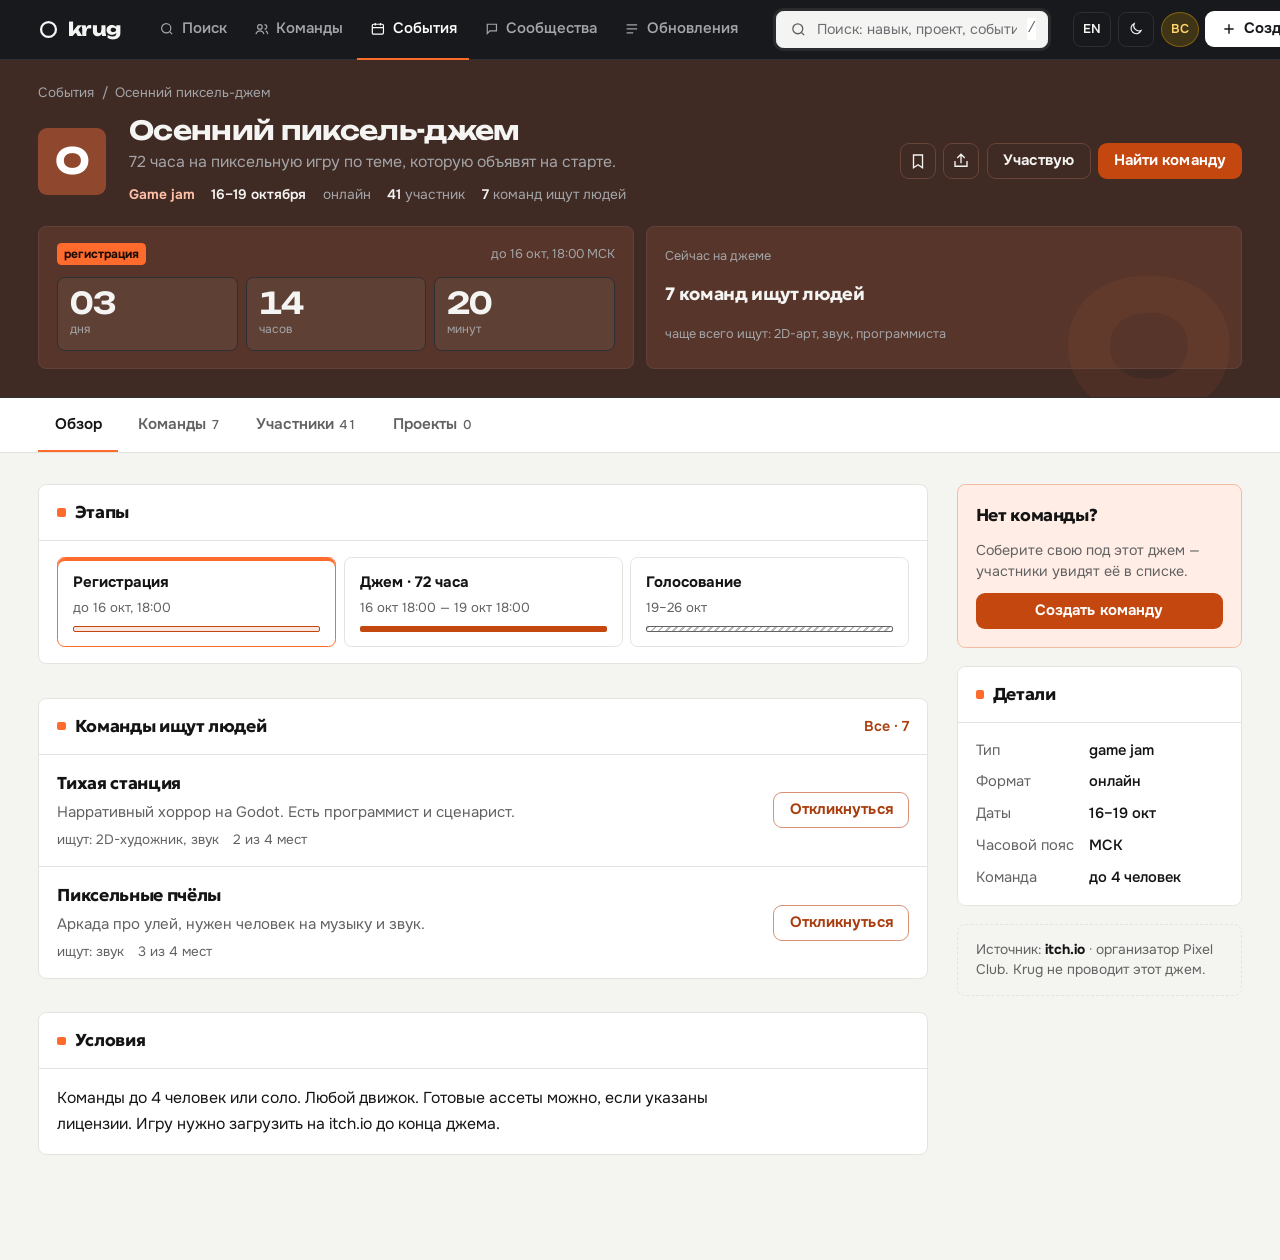
<file: docs/design/redesign-2026-10/event.html>
<!doctype html>
<html lang="ru">
<head>
<meta charset="utf-8">
<meta name="viewport" content="width=device-width, initial-scale=1">
<title>Krug — Осенний пиксель-джем</title>
<link rel="preconnect" href="https://fonts.googleapis.com">
<link href="https://fonts.googleapis.com/css2?family=Unbounded:wght@400..800&family=Golos+Text:wght@400..800&family=Geologica:slnt,wght,CRSV,SHRP@-12..0,300..800,0..1,0..100&family=Onest:wght@400..800&display=swap" rel="stylesheet">
<link rel="stylesheet" href="krug-proto.css">
</head>
<body style="--c:var(--c-event)" data-type="event">
<header><div class="wrap bar">
  <a class="mark" href="#"><svg viewBox="0 0 24 24" fill="none" stroke-width="2.6"><circle cx="12" cy="12" r="8.5" stroke="currentColor"/></svg>krug</a>
  <nav class="primary" aria-label="Основная навигация">
    <a href="#"><svg viewBox="0 0 24 24" fill="none" stroke="currentColor" stroke-width="1.8"><circle cx="11" cy="11" r="7"/><path d="m20 20-3.5-3.5"/></svg>Поиск</a>
    <a href="#"><svg viewBox="0 0 24 24" fill="none" stroke="currentColor" stroke-width="1.8"><circle cx="9" cy="9" r="3.5"/><path d="M3 20c.8-3.5 3.2-5 6-5s5.2 1.5 6 5M16 5.5a3.5 3.5 0 0 1 0 7M18 15c1.6.6 2.6 2.2 3 5"/></svg>Команды</a>
    <a aria-current="page" href="#"><svg viewBox="0 0 24 24" fill="none" stroke="currentColor" stroke-width="1.8"><rect x="3.5" y="5" width="17" height="15" rx="2"/><path d="M3.5 10h17M8 3v4M16 3v4"/></svg>События</a>
    <a href="#"><svg viewBox="0 0 24 24" fill="none" stroke="currentColor" stroke-width="1.8"><path d="M5 5h14v10H9l-4 4z"/></svg>Сообщества</a>
    <a href="#"><svg viewBox="0 0 24 24" fill="none" stroke="currentColor" stroke-width="1.8"><path d="M4 6h16M4 12h16M4 18h10"/></svg>Обновления</a>
  </nav>
  <label class="hsearch"><svg width="17" height="17" viewBox="0 0 24 24" fill="none" stroke="currentColor" stroke-width="1.8"><circle cx="11" cy="11" r="7"/><path d="m20 20-3.5-3.5"/></svg><input placeholder="Поиск: навык, проект, событие, человек" aria-label="Поиск"><kbd>/</kbd></label>
  <div class="tools">
    <button class="icon-btn" aria-label="Switch to English">EN</button>
    <button class="icon-btn" aria-label="Тема"><svg viewBox="0 0 24 24" fill="none" stroke="currentColor" stroke-width="1.8"><path d="M20 14.5A8 8 0 0 1 9.5 4a8 8 0 1 0 10.5 10.5Z"/></svg></button>
    <a class="icon-btn" href="#" aria-label="Профиль: Вера Соколова" style="border-radius:50%;background:#e2a40033;color:#ffd36b;border-color:#e2a40066">ВС</a>
    <button class="btn light"><svg width="16" height="16" viewBox="0 0 24 24" fill="none" stroke="currentColor" stroke-width="2.2"><path d="M12 5v14M5 12h14"/></svg><span>Создать</span></button>
  </div>
</div></header>

<section class="page-head" data-mono="О" style="--c:var(--c-event)"><div class="wrap">
  <div class="crumbs"><a href="#">События</a><span>/</span><span>Осенний пиксель-джем</span></div>
  <div class="head-grid">
    <div class="emblem">О</div>
    <div><h1 class="page-title">Осенний пиксель-джем</h1><p class="page-sub">72 часа на пиксельную игру по теме, которую объявят на старте.</p>
      <div class="head-meta"><span class="kind-l">Game jam</span><span><b>16–19 октября</b></span><span>онлайн</span><span><b>41</b> участник</span><span><b>7</b> команд ищут людей</span></div></div>
    <div class="head-actions"><button class="btn line icon" aria-label="Сохранить"><svg width="18" height="18" viewBox="0 0 24 24" fill="none" stroke="currentColor" stroke-width="1.8"><path d="M6 4h12v17l-6-4-6 4z"/></svg></button><button class="btn line icon" aria-label="Поделиться"><svg width="18" height="18" viewBox="0 0 24 24" fill="none" stroke="currentColor" stroke-width="1.8"><path d="M4 12v7h16v-7M12 3v12M7 8l5-5 5 5"/></svg></button><button class="btn line">Участвую</button><a class="btn hl" href="#">Найти команду</a></div>
  </div>
  <div class="head-band">
    <div class="tile"><div class="row"><span class="tag-s soon">регистрация</span><span class="t-kind">до 16 окт, 18:00 МСК</span></div><div class="big-clock" aria-label="До старта 3 дня 14 часов 20 минут"><div><b>03</b><span>дня</span></div><div><b>14</b><span>часов</span></div><div><b>20</b><span>минут</span></div></div></div>
    <div class="tile"><div class="row"><span class="t-kind">Сейчас на джеме</span></div><h3>7 команд ищут людей</h3><span class="t-kind">чаще всего ищут: 2D-арт, звук, программиста</span></div>
  </div>
</div></section>
<div class="subnav"><div class="wrap"><nav><a aria-current="page" href="#">Обзор</a><a href="#">Команды<span class="num">7</span></a><a href="#">Участники<span class="num">41</span></a><a href="#">Проекты<span class="num">0</span></a></nav></div></div>
<div class="wrap detail">
  <main>
    <section class="box"><div class="box-h"><h2>Этапы</h2></div><div class="box-b"><div class="phases">
      <div class="ph current"><b>Регистрация</b><span>до 16 окт, 18:00</span><i class="bar p-reg"></i></div>
      <div class="ph"><b>Джем · 72 часа</b><span>16 окт 18:00 — 19 окт 18:00</span><i class="bar p-run"></i></div>
      <div class="ph"><b>Голосование</b><span>19–26 окт</span><i class="bar p-vote"></i></div>
    </div></div></section>
    <section class="box"><div class="box-h"><h2>Команды ищут людей</h2><a href="#">Все · 7</a></div>
      <div class="role"><h3>Тихая станция</h3><p>Нарративный хоррор на Godot. Есть программист и сценарист.</p><div class="meta"><span>ищут: 2D-художник, звук</span><span>2 из 4 мест</span></div><div class="act"><button class="btn soft">Откликнуться</button></div></div>
      <div class="role"><h3>Пиксельные пчёлы</h3><p>Аркада про улей, нужен человек на музыку и звук.</p><div class="meta"><span>ищут: звук</span><span>3 из 4 мест</span></div><div class="act"><button class="btn soft">Откликнуться</button></div></div>
    </section>
    <section class="box"><div class="box-h"><h2>Условия</h2></div><div class="box-b prose"><p>Команды до 4 человек или соло. Любой движок. Готовые ассеты можно, если указаны лицензии. Игру нужно загрузить на itch.io до конца джема.</p></div></section>
  </main>
  <aside class="side-stack">
    <section class="cta-box"><h2>Нет команды?</h2><p>Соберите свою под этот джем — участники увидят её в списке.</p><button class="btn hl">Создать команду</button></section>
    <section class="box"><div class="box-h"><h2>Детали</h2></div><div class="box-b"><dl class="facts"><dt>Тип</dt><dd>game jam</dd><dt>Формат</dt><dd>онлайн</dd><dt>Даты</dt><dd>16–19 окт</dd><dt>Часовой пояс</dt><dd>МСК</dd><dt>Команда</dt><dd>до 4 человек</dd></dl></div></section>
    <div class="source"><span>Источник: <b>itch.io</b> · организатор Pixel Club. Krug не проводит этот джем.</span></div>
  </aside>
</div>
<nav class="dock" aria-label="Основная навигация"><a aria-current="page" href="#"><svg viewBox="0 0 24 24" fill="none" stroke="currentColor" stroke-width="1.8"><circle cx="11" cy="11" r="7"/><path d="m20 20-3.5-3.5"/></svg>Поиск</a><a href="#"><svg viewBox="0 0 24 24" fill="none" stroke="currentColor" stroke-width="1.8"><circle cx="9" cy="9" r="3.5"/><path d="M3 20c.8-3.5 3.2-5 6-5s5.2 1.5 6 5"/></svg>Команды</a><a href="#"><svg viewBox="0 0 24 24" fill="none" stroke="currentColor" stroke-width="1.8"><rect x="3.5" y="5" width="17" height="15" rx="2"/><path d="M3.5 10h17"/></svg>События</a><a href="#"><svg viewBox="0 0 24 24" fill="none" stroke="currentColor" stroke-width="1.8"><circle cx="12" cy="8" r="4"/><path d="M4 21c1-4 4-6 8-6s7 2 8 6"/></svg>Вы</a></nav>
<script>{{const q=new URLSearchParams(location.search);document.documentElement.dataset.theme=q.get("theme")||"light";document.documentElement.dataset.font=q.get("font")||"c"}}</script>
<script src="proto-en.js"></script>
</body>
</html>
</file>
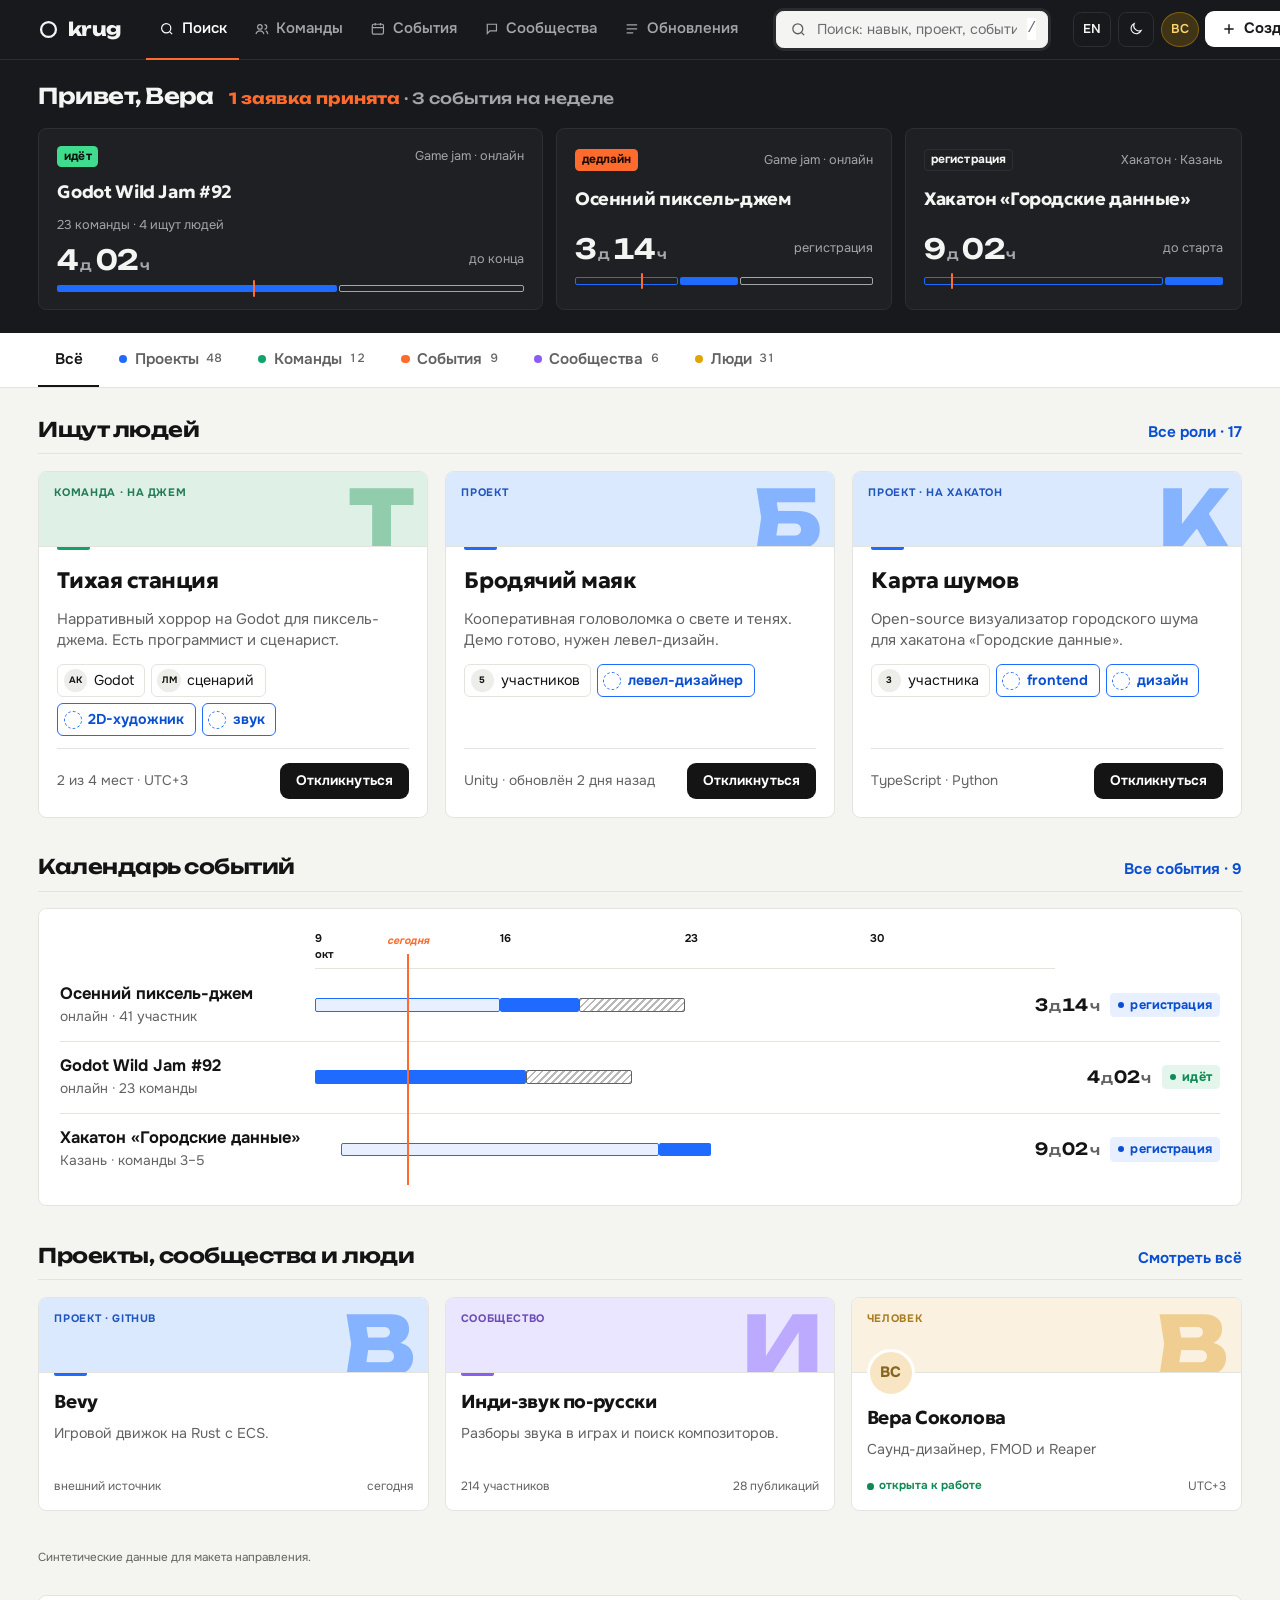
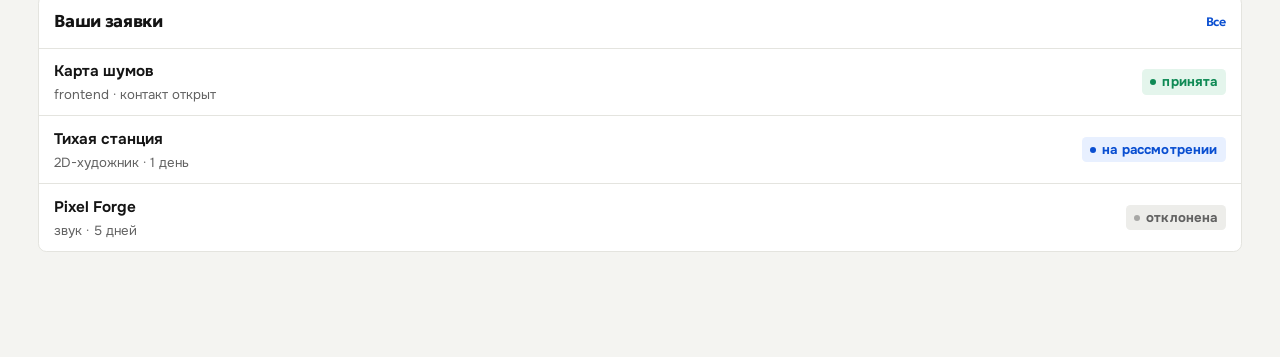
<file: docs/design/redesign-2026-10/home.html>
<!doctype html>
<html lang="ru">
<head>
<meta charset="utf-8">
<meta name="viewport" content="width=device-width, initial-scale=1">
<title>Krug — направление A+C, вариант 5</title>
<link rel="preconnect" href="https://fonts.googleapis.com">
<link href="https://fonts.googleapis.com/css2?family=Unbounded:wght@400..800&family=Golos+Text:wght@400..800&family=Geologica:slnt,wght,CRSV,SHRP@-12..0,300..800,0..1,0..100&family=Onest:wght@400..800&display=swap" rel="stylesheet">
<link rel="stylesheet" href="krug-proto.css">
</head>
<body>

<header><div class="wrap bar">
  <a class="mark" href="#"><svg viewBox="0 0 24 24" fill="none" stroke-width="2.6"><circle cx="12" cy="12" r="8.5" stroke="currentColor"/></svg>krug</a>
  <nav class="primary" aria-label="Основная навигация">
    <a aria-current="page" href="#"><svg viewBox="0 0 24 24" fill="none" stroke="currentColor" stroke-width="1.8"><circle cx="11" cy="11" r="7"/><path d="m20 20-3.5-3.5"/></svg>Поиск</a>
    <a href="#"><svg viewBox="0 0 24 24" fill="none" stroke="currentColor" stroke-width="1.8"><circle cx="9" cy="9" r="3.5"/><path d="M3 20c.8-3.5 3.2-5 6-5s5.2 1.5 6 5M16 5.5a3.5 3.5 0 0 1 0 7M18 15c1.6.6 2.6 2.2 3 5"/></svg>Команды</a>
    <a href="#"><svg viewBox="0 0 24 24" fill="none" stroke="currentColor" stroke-width="1.8"><rect x="3.5" y="5" width="17" height="15" rx="2"/><path d="M3.5 10h17M8 3v4M16 3v4"/></svg>События</a>
    <a href="#"><svg viewBox="0 0 24 24" fill="none" stroke="currentColor" stroke-width="1.8"><path d="M5 5h14v10H9l-4 4z"/></svg>Сообщества</a>
    <a href="#"><svg viewBox="0 0 24 24" fill="none" stroke="currentColor" stroke-width="1.8"><path d="M4 6h16M4 12h16M4 18h10"/></svg>Обновления</a>
  </nav>
  <label class="hsearch"><svg width="17" height="17" viewBox="0 0 24 24" fill="none" stroke="currentColor" stroke-width="1.8"><circle cx="11" cy="11" r="7"/><path d="m20 20-3.5-3.5"/></svg><input placeholder="Поиск: навык, проект, событие, человек" aria-label="Поиск"><kbd>/</kbd></label>
  <div class="tools">
    <button class="icon-btn" aria-label="Switch to English">EN</button>
    <button class="icon-btn" aria-label="Тема"><svg viewBox="0 0 24 24" fill="none" stroke="currentColor" stroke-width="1.8"><path d="M20 14.5A8 8 0 0 1 9.5 4a8 8 0 1 0 10.5 10.5Z"/></svg></button>
    <a class="icon-btn" href="#" aria-label="Профиль: Вера Соколова" style="border-radius:50%;background:#e2a40033;color:#ffd36b;border-color:#e2a40066">ВС</a>
    <button class="btn light"><svg width="16" height="16" viewBox="0 0 24 24" fill="none" stroke="currentColor" stroke-width="2.2"><path d="M12 5v14M5 12h14"/></svg><span>Создать</span></button>
  </div>
</div></header>

<section class="hero">
  <div class="wrap stage daily">
    <div class="daily-top">
      <h1 class="hello">Привет, Вера<span><b>1 заявка принята</b> · 3 события на неделе</span></h1>
      <form class="search msearch" onsubmit="return false"><label><svg width="20" height="20" viewBox="0 0 24 24" fill="none" stroke="currentColor" stroke-width="1.8"><circle cx="11" cy="11" r="7"/><path d="m20 20-3.5-3.5"/></svg><input placeholder="Навык, проект, событие или человек" aria-label="Поиск"></label><button class="btn">Найти</button></form>
    </div>
    <div class="strip" aria-label="Сейчас и скоро">
      <a class="tile" href="#"><div class="row"><span class="tag-s live">идёт</span><span class="t-kind">Game jam · онлайн</span></div><h3>Godot Wild Jam #92</h3><span class="t-kind">23 команды · 4 ищут людей</span><div class="row"><span class="big num">4<small>д</small>02<small>ч</small></span><span class="t-kind">до конца</span></div><div class="phase"><i style="grid-column:1/13;background:var(--accent)"></i><i style="grid-column:13/21;border:1.5px solid var(--hero-muted)"></i><i class="tick" style="left:42%"></i></div></a>
      <a class="tile" href="#"><div class="row"><span class="tag-s soon">дедлайн</span><span class="t-kind">Game jam · онлайн</span></div><h3>Осенний пиксель-джем</h3><div class="row"><span class="big num">3<small>д</small>14<small>ч</small></span><span class="t-kind">регистрация</span></div><div class="phase"><i style="grid-column:1/8;border:1.5px solid var(--accent)"></i><i style="grid-column:8/12;background:var(--accent)"></i><i style="grid-column:12/21;border:1.5px solid var(--hero-muted)"></i><i class="tick" style="left:22%"></i></div></a>
      <a class="tile" href="#"><div class="row"><span class="tag-s reg">регистрация</span><span class="t-kind">Хакатон · Казань</span></div><h3>Хакатон «Городские данные»</h3><div class="row"><span class="big num">9<small>д</small>02<small>ч</small></span><span class="t-kind">до старта</span></div><div class="phase"><i style="grid-column:1/17;border:1.5px solid var(--accent)"></i><i style="grid-column:17/21;background:var(--accent)"></i><i class="tick" style="left:9%"></i></div></a>
    </div>
  </div>
</section>

<div class="types-wrap"><div class="wrap"><nav class="types" role="tablist" aria-label="Тип результатов"><a aria-selected="true" href="#">Всё</a><a href="#"><i style="background:var(--c-project)"></i>Проекты <span class="num">48</span></a><a href="#"><i style="background:var(--c-team)"></i>Команды <span class="num">12</span></a><a href="#"><i style="background:var(--c-event)"></i>События <span class="num">9</span></a><a href="#"><i style="background:var(--c-community)"></i>Сообщества <span class="num">6</span></a><a href="#"><i style="background:var(--c-person)"></i>Люди <span class="num">31</span></a></nav></div></div>

<div class="wrap daily-layout" style="padding-block:clamp(24px,2.4vw,48px) 7rem"><main>
  <section aria-labelledby="w-h">
    <div class="sec-head"><div><h2 id="w-h">Ищут людей</h2></div><a href="#">Все роли · 17</a></div>
    <div class="feature">
      <article class="f-card" style="--c:var(--c-team)"><div class="cover"><span class="mono" aria-hidden="true">Т</span><span class="kind">Команда · на джем</span></div><div class="in">
        <h3>Тихая станция</h3><p>Нарративный хоррор на Godot для пиксель-джема. Есть программист и сценарист.</p>
        <div class="slots"><span class="slot"><i>АК</i>Godot</span><span class="slot"><i>ЛМ</i>сценарий</span><span class="slot open"><i></i>2D-художник</span><span class="slot open"><i></i>звук</span></div>
        <div class="foot"><span>2 из 4 мест · UTC+3</span><a class="btn soft" href="#">Откликнуться</a></div></div></article>
      <article class="f-card" style="--c:var(--c-project)"><div class="cover"><span class="mono" aria-hidden="true">Б</span><span class="kind">Проект</span></div><div class="in">
        <h3>Бродячий маяк</h3><p>Кооперативная головоломка о свете и тенях. Демо готово, нужен левел-дизайн.</p>
        <div class="slots"><span class="slot"><i>5</i>участников</span><span class="slot open"><i></i>левел-дизайнер</span></div>
        <div class="foot"><span>Unity · обновлён 2 дня назад</span><a class="btn soft" href="#">Откликнуться</a></div></div></article>
      <article class="f-card" style="--c:var(--c-project)"><div class="cover"><span class="mono" aria-hidden="true">К</span><span class="kind">Проект · на хакатон</span></div><div class="in">
        <h3>Карта шумов</h3><p>Open-source визуализатор городского шума для хакатона «Городские данные».</p>
        <div class="slots"><span class="slot"><i>3</i>участника</span><span class="slot open"><i></i>frontend</span><span class="slot open"><i></i>дизайн</span></div>
        <div class="foot"><span>TypeScript · Python</span><a class="btn soft" href="#">Откликнуться</a></div></div></article>
    </div>
  </section>

  <section aria-labelledby="c-h">
    <div class="sec-head"><div><h2 id="c-h">Календарь событий</h2></div><a href="#">Все события · 9</a></div>
    <div class="calendar">
            <div class="tl">
        <div></div><div class="axis"><span>9 окт</span><span></span><span></span><span></span><span></span><span></span><span></span><span>16</span><span></span><span></span><span></span><span></span><span></span><span></span><span>23</span><span></span><span></span><span></span><span></span><span></span><span></span><span>30</span><span></span><span></span><span></span><span></span><span></span><span></span></div><div></div>
        <a class="r" href="#"><div class="name"><b>Осенний пиксель-джем</b><span>онлайн · 41 участник</span></div><div class="track"><i class="seg p-reg" style="grid-column:1/8"></i><i class="seg p-run" style="grid-column:8/11"></i><i class="seg p-vote" style="grid-column:11/15"></i></div><div class="cd"><span class="count num">3<small>д</small>14<small>ч</small></span><span class="status reg">регистрация</span></div></a>
        <a class="r" href="#"><div class="name"><b>Godot Wild Jam #92</b><span>онлайн · 23 команды</span></div><div class="track"><i class="seg p-run" style="grid-column:1/9"></i><i class="seg p-vote" style="grid-column:9/13"></i></div><div class="cd"><span class="count num">4<small>д</small>02<small>ч</small></span><span class="status live">идёт</span></div></a>
        <a class="r" href="#"><div class="name"><b>Хакатон «Городские данные»</b><span>Казань · команды 3–5</span></div><div class="track"><i class="seg p-reg" style="grid-column:2/14"></i><i class="seg p-run" style="grid-column:14/16"></i></div><div class="cd"><span class="count num">9<small>д</small>02<small>ч</small></span><span class="status reg">регистрация</span></div></a>
        <i class="now" aria-hidden="true"></i>
      </div>
    </div>
  </section>

  <section aria-labelledby="p-h">
    <div class="sec-head"><div><h2 id="p-h">Проекты, сообщества и люди</h2></div><a href="#">Смотреть всё</a></div>
    <div class="grid">
      <article class="card" style="--c:var(--c-project)"><div class="cover"><span class="mono" aria-hidden="true">B</span><span class="kind">Проект · GitHub</span></div><div class="in"><h3>Bevy</h3><p>Игровой движок на Rust с ECS.</p><div class="foot"><span>внешний источник</span><span>сегодня</span></div></div></article>
      <article class="card" style="--c:var(--c-community)"><div class="cover"><span class="mono" aria-hidden="true">И</span><span class="kind">Сообщество</span></div><div class="in"><h3>Инди-звук по-русски</h3><p>Разборы звука в играх и поиск композиторов.</p><div class="foot"><span>214 участников</span><span>28 публикаций</span></div></div></article>
      <article class="card" style="--c:var(--c-person)"><div class="cover"><span class="mono" aria-hidden="true">В</span><span class="kind">Человек</span></div><div class="in"><span class="person-ava">ВС</span><h3>Вера Соколова</h3><p>Саунд-дизайнер, FMOD и Reaper</p><div class="foot"><span class="open-tag">открыта к работе</span><span>UTC+3</span></div></div></article>
    </div>
  </section>
  <p class="synthetic">Синтетические данные для макета направления.</p>
</main>
  <aside class="side" aria-label="Моё">
    <section class="panel"><h2>Ваши заявки <a href="#">Все</a></h2>
      <div class="p-row"><b>Карта шумов</b><span class="status live">принята</span><span>frontend · контакт открыт</span></div>
      <div class="p-row"><b>Тихая станция</b><span class="status reg">на рассмотрении</span><span>2D-художник · 1 день</span></div>
      <div class="p-row"><b>Pixel Forge</b><span class="status wait">отклонена</span><span>звук · 5 дней</span></div>
    </section>
  </aside>
</div>

<nav class="dock" aria-label="Основная навигация"><a aria-current="page" href="#"><svg viewBox="0 0 24 24" fill="none" stroke="currentColor" stroke-width="1.8"><circle cx="11" cy="11" r="7"/><path d="m20 20-3.5-3.5"/></svg>Поиск</a><a href="#"><svg viewBox="0 0 24 24" fill="none" stroke="currentColor" stroke-width="1.8"><circle cx="9" cy="9" r="3.5"/><path d="M3 20c.8-3.5 3.2-5 6-5s5.2 1.5 6 5"/></svg>Команды</a><a href="#"><svg viewBox="0 0 24 24" fill="none" stroke="currentColor" stroke-width="1.8"><rect x="3.5" y="5" width="17" height="15" rx="2"/><path d="M3.5 10h17"/></svg>События</a><a href="#"><svg viewBox="0 0 24 24" fill="none" stroke="currentColor" stroke-width="1.8"><circle cx="12" cy="8" r="4"/><path d="M4 21c1-4 4-6 8-6s7 2 8 6"/></svg>Вы</a></nav>
<script>{const q=new URLSearchParams(location.search);document.documentElement.dataset.theme=q.get("theme")||"light";document.documentElement.dataset.font=q.get("font")||"c"}</script>
<script src="proto-en.js"></script>
</body>
</html>
</file>
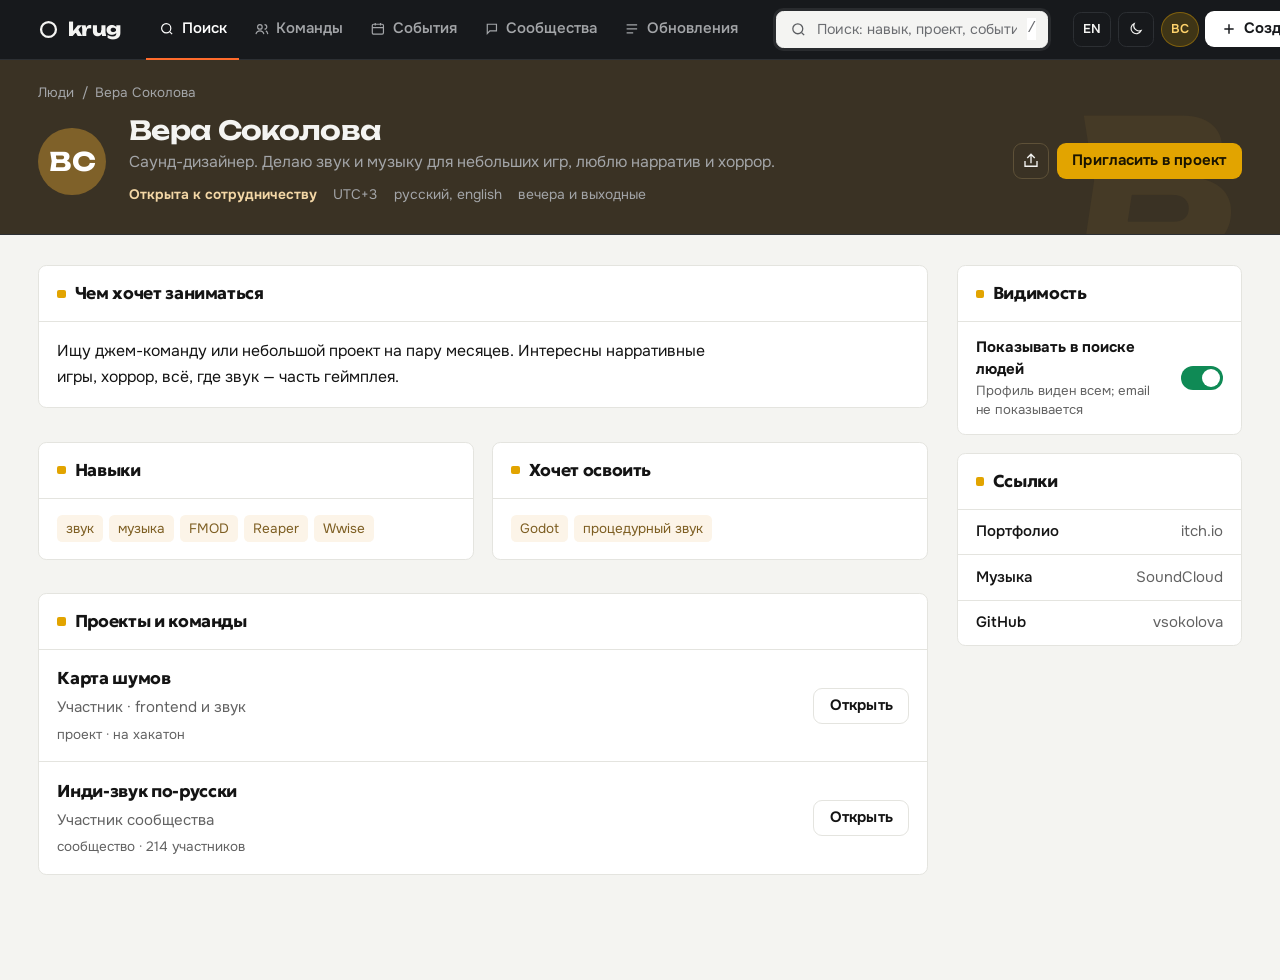
<file: docs/design/redesign-2026-10/profile.html>
<!doctype html>
<html lang="ru">
<head>
<meta charset="utf-8">
<meta name="viewport" content="width=device-width, initial-scale=1">
<title>Krug — Вера Соколова</title>
<link rel="preconnect" href="https://fonts.googleapis.com">
<link href="https://fonts.googleapis.com/css2?family=Unbounded:wght@400..800&family=Golos+Text:wght@400..800&family=Geologica:slnt,wght,CRSV,SHRP@-12..0,300..800,0..1,0..100&family=Onest:wght@400..800&display=swap" rel="stylesheet">
<link rel="stylesheet" href="krug-proto.css">
</head>
<body style="--c:var(--c-person)" data-type="person">
<header><div class="wrap bar">
  <a class="mark" href="#"><svg viewBox="0 0 24 24" fill="none" stroke-width="2.6"><circle cx="12" cy="12" r="8.5" stroke="currentColor"/></svg>krug</a>
  <nav class="primary" aria-label="Основная навигация">
    <a aria-current="page" href="#"><svg viewBox="0 0 24 24" fill="none" stroke="currentColor" stroke-width="1.8"><circle cx="11" cy="11" r="7"/><path d="m20 20-3.5-3.5"/></svg>Поиск</a>
    <a href="#"><svg viewBox="0 0 24 24" fill="none" stroke="currentColor" stroke-width="1.8"><circle cx="9" cy="9" r="3.5"/><path d="M3 20c.8-3.5 3.2-5 6-5s5.2 1.5 6 5M16 5.5a3.5 3.5 0 0 1 0 7M18 15c1.6.6 2.6 2.2 3 5"/></svg>Команды</a>
    <a href="#"><svg viewBox="0 0 24 24" fill="none" stroke="currentColor" stroke-width="1.8"><rect x="3.5" y="5" width="17" height="15" rx="2"/><path d="M3.5 10h17M8 3v4M16 3v4"/></svg>События</a>
    <a href="#"><svg viewBox="0 0 24 24" fill="none" stroke="currentColor" stroke-width="1.8"><path d="M5 5h14v10H9l-4 4z"/></svg>Сообщества</a>
    <a href="#"><svg viewBox="0 0 24 24" fill="none" stroke="currentColor" stroke-width="1.8"><path d="M4 6h16M4 12h16M4 18h10"/></svg>Обновления</a>
  </nav>
  <label class="hsearch"><svg width="17" height="17" viewBox="0 0 24 24" fill="none" stroke="currentColor" stroke-width="1.8"><circle cx="11" cy="11" r="7"/><path d="m20 20-3.5-3.5"/></svg><input placeholder="Поиск: навык, проект, событие, человек" aria-label="Поиск"><kbd>/</kbd></label>
  <div class="tools">
    <button class="icon-btn" aria-label="Switch to English">EN</button>
    <button class="icon-btn" aria-label="Тема"><svg viewBox="0 0 24 24" fill="none" stroke="currentColor" stroke-width="1.8"><path d="M20 14.5A8 8 0 0 1 9.5 4a8 8 0 1 0 10.5 10.5Z"/></svg></button>
    <a class="icon-btn" href="#" aria-label="Профиль: Вера Соколова" style="border-radius:50%;background:#e2a40033;color:#ffd36b;border-color:#e2a40066">ВС</a>
    <button class="btn light"><svg width="16" height="16" viewBox="0 0 24 24" fill="none" stroke="currentColor" stroke-width="2.2"><path d="M12 5v14M5 12h14"/></svg><span>Создать</span></button>
  </div>
</div></header>

<section class="page-head" data-mono="В" style="--c:var(--c-person)"><div class="wrap">
  <div class="crumbs"><a href="#">Люди</a><span>/</span><span>Вера Соколова</span></div>
  <div class="head-grid">
    <div class="emblem round">ВС</div>
    <div><h1 class="page-title">Вера Соколова</h1><p class="page-sub">Саунд-дизайнер. Делаю звук и музыку для небольших игр, люблю нарратив и хоррор.</p>
      <div class="head-meta"><span class="kind-l">Открыта к сотрудничеству</span><span>UTC+3</span><span>русский, english</span><span>вечера и выходные</span></div></div>
    <div class="head-actions"><button class="btn line icon" aria-label="Поделиться"><svg width="18" height="18" viewBox="0 0 24 24" fill="none" stroke="currentColor" stroke-width="1.8"><path d="M4 12v7h16v-7M12 3v12M7 8l5-5 5 5"/></svg></button><a class="btn hl" href="#">Пригласить в проект</a></div>
  </div>
</div></section>
<div class="wrap detail">
  <main>
    <section class="box"><div class="box-h"><h2>Чем хочет заниматься</h2></div><div class="box-b prose"><p>Ищу джем-команду или небольшой проект на пару месяцев. Интересны нарративные игры, хоррор, всё, где звук — часть геймплея.</p></div></section>
    <div class="two">
      <section class="box"><div class="box-h"><h2>Навыки</h2></div><div class="box-b"><div class="tags"><span class="tag">звук</span><span class="tag">музыка</span><span class="tag">FMOD</span><span class="tag">Reaper</span><span class="tag">Wwise</span></div></div></section>
      <section class="box"><div class="box-h"><h2>Хочет освоить</h2></div><div class="box-b"><div class="tags"><span class="tag">Godot</span><span class="tag">процедурный звук</span></div></div></section>
    </div>
    <section class="box"><div class="box-h"><h2>Проекты и команды</h2></div>
      <div class="role"><h3>Карта шумов</h3><p>Участник · frontend и звук</p><div class="meta"><span>проект · на хакатон</span></div><div class="act"><a class="btn line" href="#" style="color:var(--ink);border-color:var(--line)">Открыть</a></div></div>
      <div class="role"><h3>Инди-звук по-русски</h3><p>Участник сообщества</p><div class="meta"><span>сообщество · 214 участников</span></div><div class="act"><a class="btn line" href="#" style="color:var(--ink);border-color:var(--line)">Открыть</a></div></div>
    </section>
  </main>
  <aside class="side-stack">
    <section class="box"><div class="box-h"><h2>Видимость</h2></div>
      <div class="toggle"><div><b>Показывать в поиске людей</b><div style="color:var(--muted);font-size:.88rem">Профиль виден всем; email не показывается</div></div><span class="switch" role="img" aria-label="включено"></span></div>
    </section>
    <section class="box"><div class="box-h"><h2>Ссылки</h2></div><div class="links"><a href="#">Портфолио <span>itch.io</span></a><a href="#">Музыка <span>SoundCloud</span></a><a href="#">GitHub <span>vsokolova</span></a></div></section>
  </aside>
</div>
<nav class="dock" aria-label="Основная навигация"><a aria-current="page" href="#"><svg viewBox="0 0 24 24" fill="none" stroke="currentColor" stroke-width="1.8"><circle cx="11" cy="11" r="7"/><path d="m20 20-3.5-3.5"/></svg>Поиск</a><a href="#"><svg viewBox="0 0 24 24" fill="none" stroke="currentColor" stroke-width="1.8"><circle cx="9" cy="9" r="3.5"/><path d="M3 20c.8-3.5 3.2-5 6-5s5.2 1.5 6 5"/></svg>Команды</a><a href="#"><svg viewBox="0 0 24 24" fill="none" stroke="currentColor" stroke-width="1.8"><rect x="3.5" y="5" width="17" height="15" rx="2"/><path d="M3.5 10h17"/></svg>События</a><a href="#"><svg viewBox="0 0 24 24" fill="none" stroke="currentColor" stroke-width="1.8"><circle cx="12" cy="8" r="4"/><path d="M4 21c1-4 4-6 8-6s7 2 8 6"/></svg>Вы</a></nav>
<script>{{const q=new URLSearchParams(location.search);document.documentElement.dataset.theme=q.get("theme")||"light";document.documentElement.dataset.font=q.get("font")||"c"}}</script>
<script src="proto-en.js"></script>
</body>
</html>
</file>
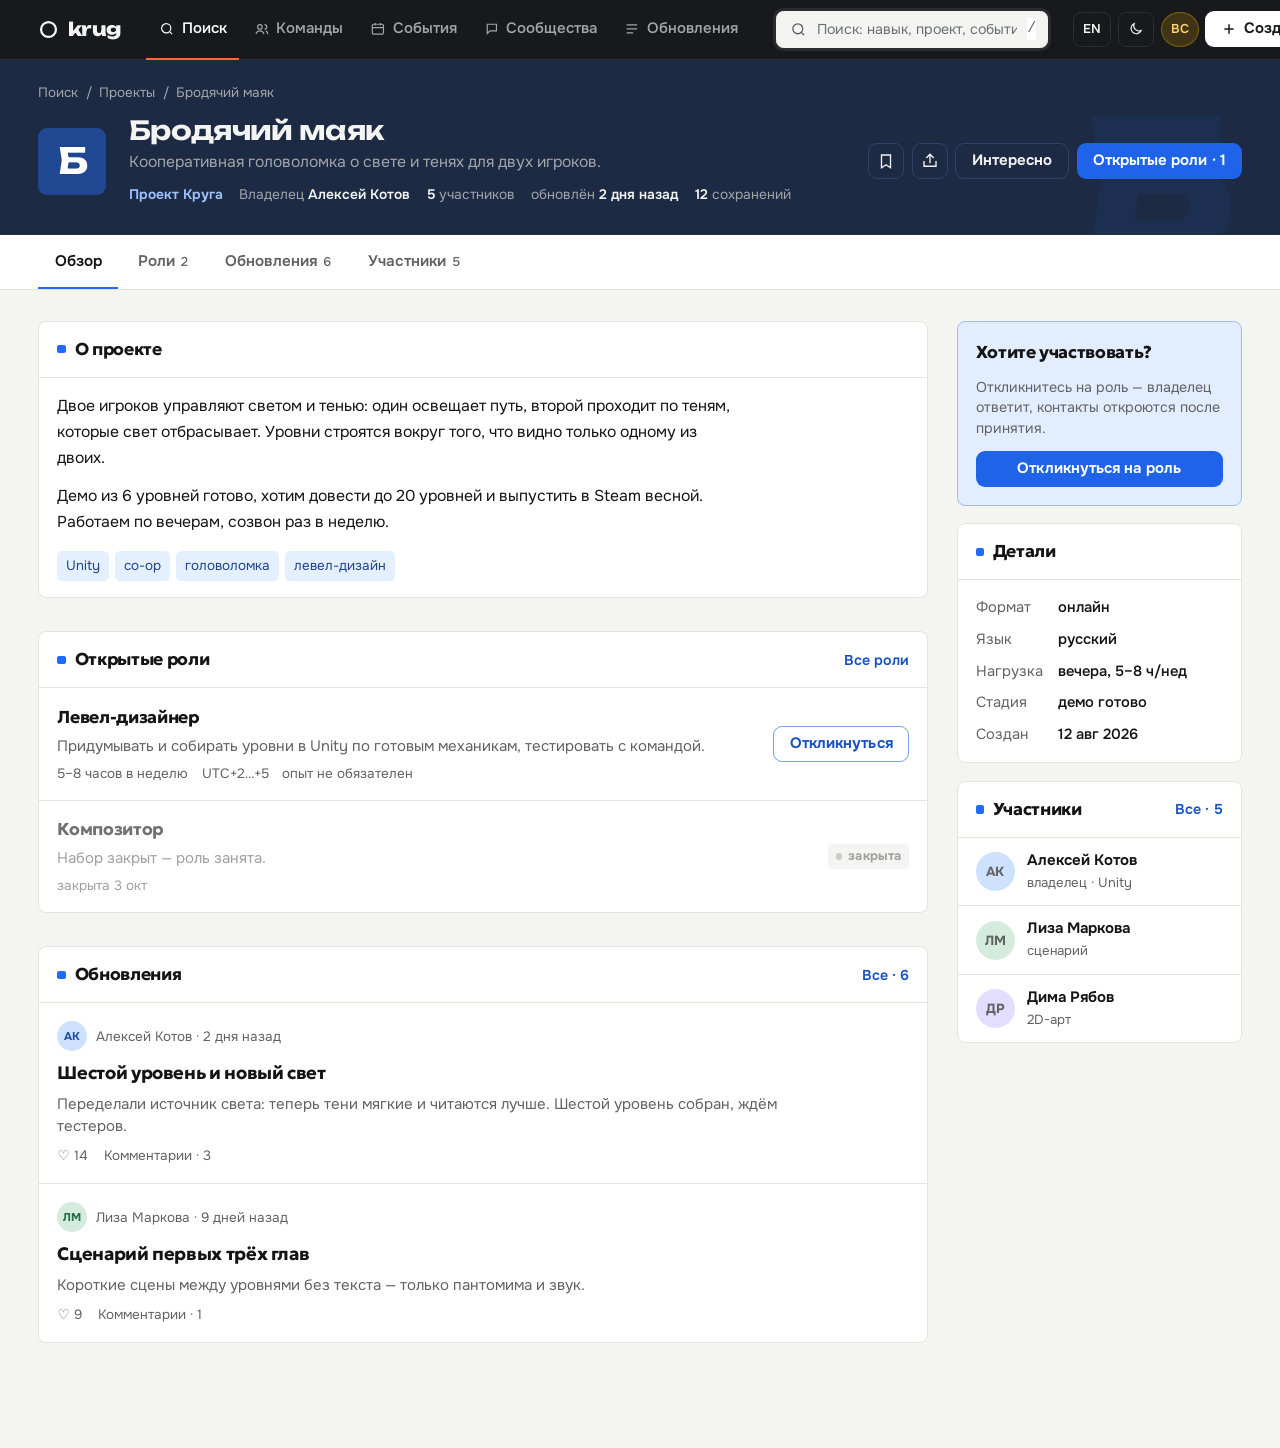
<file: docs/design/redesign-2026-10/project.html>
<!doctype html>
<html lang="ru">
<head>
<meta charset="utf-8">
<meta name="viewport" content="width=device-width, initial-scale=1">
<title>Krug — Бродячий маяк</title>
<link rel="preconnect" href="https://fonts.googleapis.com">
<link href="https://fonts.googleapis.com/css2?family=Unbounded:wght@400..800&family=Golos+Text:wght@400..800&family=Geologica:slnt,wght,CRSV,SHRP@-12..0,300..800,0..1,0..100&family=Onest:wght@400..800&display=swap" rel="stylesheet">
<link rel="stylesheet" href="krug-proto.css">
</head>
<body style="--c:var(--c-project)" data-type="project">
<header><div class="wrap bar">
  <a class="mark" href="#"><svg viewBox="0 0 24 24" fill="none" stroke-width="2.6"><circle cx="12" cy="12" r="8.5" stroke="currentColor"/></svg>krug</a>
  <nav class="primary" aria-label="Основная навигация">
    <a aria-current="page" href="#"><svg viewBox="0 0 24 24" fill="none" stroke="currentColor" stroke-width="1.8"><circle cx="11" cy="11" r="7"/><path d="m20 20-3.5-3.5"/></svg>Поиск</a>
    <a href="#"><svg viewBox="0 0 24 24" fill="none" stroke="currentColor" stroke-width="1.8"><circle cx="9" cy="9" r="3.5"/><path d="M3 20c.8-3.5 3.2-5 6-5s5.2 1.5 6 5M16 5.5a3.5 3.5 0 0 1 0 7M18 15c1.6.6 2.6 2.2 3 5"/></svg>Команды</a>
    <a href="#"><svg viewBox="0 0 24 24" fill="none" stroke="currentColor" stroke-width="1.8"><rect x="3.5" y="5" width="17" height="15" rx="2"/><path d="M3.5 10h17M8 3v4M16 3v4"/></svg>События</a>
    <a href="#"><svg viewBox="0 0 24 24" fill="none" stroke="currentColor" stroke-width="1.8"><path d="M5 5h14v10H9l-4 4z"/></svg>Сообщества</a>
    <a href="#"><svg viewBox="0 0 24 24" fill="none" stroke="currentColor" stroke-width="1.8"><path d="M4 6h16M4 12h16M4 18h10"/></svg>Обновления</a>
  </nav>
  <label class="hsearch"><svg width="17" height="17" viewBox="0 0 24 24" fill="none" stroke="currentColor" stroke-width="1.8"><circle cx="11" cy="11" r="7"/><path d="m20 20-3.5-3.5"/></svg><input placeholder="Поиск: навык, проект, событие, человек" aria-label="Поиск"><kbd>/</kbd></label>
  <div class="tools">
    <button class="icon-btn" aria-label="Switch to English">EN</button>
    <button class="icon-btn" aria-label="Тема"><svg viewBox="0 0 24 24" fill="none" stroke="currentColor" stroke-width="1.8"><path d="M20 14.5A8 8 0 0 1 9.5 4a8 8 0 1 0 10.5 10.5Z"/></svg></button>
    <a class="icon-btn" href="#" aria-label="Профиль: Вера Соколова" style="border-radius:50%;background:#e2a40033;color:#ffd36b;border-color:#e2a40066">ВС</a>
    <button class="btn light"><svg width="16" height="16" viewBox="0 0 24 24" fill="none" stroke="currentColor" stroke-width="2.2"><path d="M12 5v14M5 12h14"/></svg><span>Создать</span></button>
  </div>
</div></header>

<section class="page-head" data-mono="Б" style="--c:var(--c-project)"><div class="wrap">
  <div class="crumbs"><a href="#">Поиск</a><span>/</span><a href="#">Проекты</a><span>/</span><span>Бродячий маяк</span></div>
  <div class="head-grid">
    <div class="emblem">Б</div>
    <div><h1 class="page-title">Бродячий маяк</h1><p class="page-sub">Кооперативная головоломка о свете и тенях для двух игроков.</p>
      <div class="head-meta"><span class="kind-l">Проект Круга</span><span>Владелец <b>Алексей Котов</b></span><span><b>5</b> участников</span><span>обновлён <b>2 дня назад</b></span><span><b>12</b> сохранений</span></div></div>
    <div class="head-actions"><button class="btn line icon" aria-label="Сохранить"><svg width="18" height="18" viewBox="0 0 24 24" fill="none" stroke="currentColor" stroke-width="1.8"><path d="M6 4h12v17l-6-4-6 4z"/></svg></button><button class="btn line icon" aria-label="Поделиться"><svg width="18" height="18" viewBox="0 0 24 24" fill="none" stroke="currentColor" stroke-width="1.8"><path d="M4 12v7h16v-7M12 3v12M7 8l5-5 5 5"/></svg></button><button class="btn line">Интересно</button><a class="btn hl" href="#roles">Открытые роли · 1</a></div>
  </div>
</div></section>
<div class="subnav"><div class="wrap"><nav><a aria-current="page" href="#">Обзор</a><a href="#">Роли<span class="num">2</span></a><a href="#">Обновления<span class="num">6</span></a><a href="#">Участники<span class="num">5</span></a></nav></div></div>
<div class="wrap detail">
  <main>
    <section class="box"><div class="box-h"><h2>О проекте</h2></div><div class="box-b prose">
      <p>Двое игроков управляют светом и тенью: один освещает путь, второй проходит по теням, которые свет отбрасывает. Уровни строятся вокруг того, что видно только одному из двоих.</p>
      <p>Демо из 6 уровней готово, хотим довести до 20 уровней и выпустить в Steam весной. Работаем по вечерам, созвон раз в неделю.</p>
      <div class="tags" style="margin-top:1rem"><span class="tag">Unity</span><span class="tag">co-op</span><span class="tag">головоломка</span><span class="tag">левел-дизайн</span></div>
    </div></section>
    <section class="box" id="roles"><div class="box-h"><h2>Открытые роли</h2><a href="#">Все роли</a></div>
      <div class="role"><h3>Левел-дизайнер</h3><p>Придумывать и собирать уровни в Unity по готовым механикам, тестировать с командой.</p><div class="meta"><span>5–8 часов в неделю</span><span>UTC+2…+5</span><span>опыт не обязателен</span></div><div class="act"><button class="btn soft">Откликнуться</button></div></div>
      <div class="role closed"><h3>Композитор</h3><p>Набор закрыт — роль занята.</p><div class="meta"><span>закрыта 3 окт</span></div><div class="act"><span class="status wait">закрыта</span></div></div>
    </section>
    <section class="box"><div class="box-h"><h2>Обновления</h2><a href="#">Все · 6</a></div>
      <article class="update"><div class="by"><span class="av" style="--c:var(--c-project)">АК</span>Алексей Котов · 2 дня назад</div><h3>Шестой уровень и новый свет</h3><p>Переделали источник света: теперь тени мягкие и читаются лучше. Шестой уровень собран, ждём тестеров.</p><div class="acts"><span>♡ 14</span><span>Комментарии · 3</span></div></article>
      <article class="update"><div class="by"><span class="av" style="--c:var(--c-team)">ЛМ</span>Лиза Маркова · 9 дней назад</div><h3>Сценарий первых трёх глав</h3><p>Короткие сцены между уровнями без текста — только пантомима и звук.</p><div class="acts"><span>♡ 9</span><span>Комментарии · 1</span></div></article>
    </section>
  </main>
  <aside class="side-stack">
    <section class="cta-box"><h2>Хотите участвовать?</h2><p>Откликнитесь на роль — владелец ответит, контакты откроются после принятия.</p><button class="btn hl">Откликнуться на роль</button></section>
    <section class="box"><div class="box-h"><h2>Детали</h2></div><div class="box-b"><dl class="facts"><dt>Формат</dt><dd>онлайн</dd><dt>Язык</dt><dd>русский</dd><dt>Нагрузка</dt><dd>вечера, 5–8 ч/нед</dd><dt>Стадия</dt><dd>демо готово</dd><dt>Создан</dt><dd>12 авг 2026</dd></dl></div></section>
    <section class="box"><div class="box-h"><h2>Участники</h2><a href="#">Все · 5</a></div><div class="people">
      <div class="person"><span class="av" style="--c:var(--c-project)">АК</span><div><b>Алексей Котов</b><span>владелец · Unity</span></div></div>
      <div class="person"><span class="av" style="--c:var(--c-team)">ЛМ</span><div><b>Лиза Маркова</b><span>сценарий</span></div></div>
      <div class="person"><span class="av" style="--c:var(--c-community)">ДР</span><div><b>Дима Рябов</b><span>2D-арт</span></div></div>
    </div></section>
  </aside>
</div>
<nav class="dock" aria-label="Основная навигация"><a aria-current="page" href="#"><svg viewBox="0 0 24 24" fill="none" stroke="currentColor" stroke-width="1.8"><circle cx="11" cy="11" r="7"/><path d="m20 20-3.5-3.5"/></svg>Поиск</a><a href="#"><svg viewBox="0 0 24 24" fill="none" stroke="currentColor" stroke-width="1.8"><circle cx="9" cy="9" r="3.5"/><path d="M3 20c.8-3.5 3.2-5 6-5s5.2 1.5 6 5"/></svg>Команды</a><a href="#"><svg viewBox="0 0 24 24" fill="none" stroke="currentColor" stroke-width="1.8"><rect x="3.5" y="5" width="17" height="15" rx="2"/><path d="M3.5 10h17"/></svg>События</a><a href="#"><svg viewBox="0 0 24 24" fill="none" stroke="currentColor" stroke-width="1.8"><circle cx="12" cy="8" r="4"/><path d="M4 21c1-4 4-6 8-6s7 2 8 6"/></svg>Вы</a></nav>
<script>{{const q=new URLSearchParams(location.search);document.documentElement.dataset.theme=q.get("theme")||"light";document.documentElement.dataset.font=q.get("font")||"c"}}</script>
<script src="proto-en.js"></script>
</body>
</html>
</file>
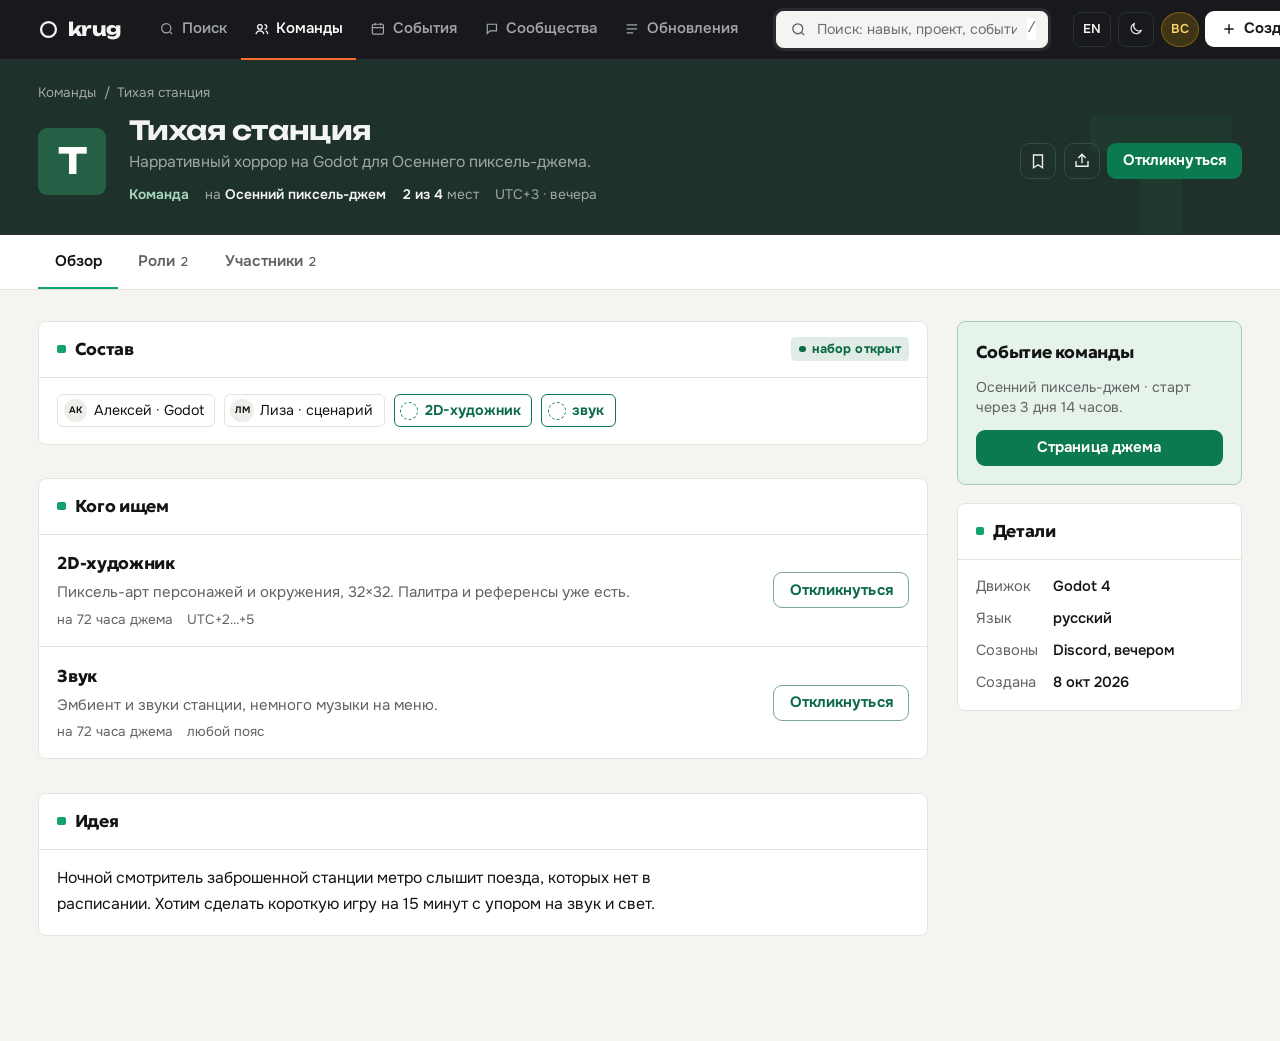
<file: docs/design/redesign-2026-10/team.html>
<!doctype html>
<html lang="ru">
<head>
<meta charset="utf-8">
<meta name="viewport" content="width=device-width, initial-scale=1">
<title>Krug — Тихая станция</title>
<link rel="preconnect" href="https://fonts.googleapis.com">
<link href="https://fonts.googleapis.com/css2?family=Unbounded:wght@400..800&family=Golos+Text:wght@400..800&family=Geologica:slnt,wght,CRSV,SHRP@-12..0,300..800,0..1,0..100&family=Onest:wght@400..800&display=swap" rel="stylesheet">
<link rel="stylesheet" href="krug-proto.css">
</head>
<body style="--c:var(--c-team)" data-type="team">
<header><div class="wrap bar">
  <a class="mark" href="#"><svg viewBox="0 0 24 24" fill="none" stroke-width="2.6"><circle cx="12" cy="12" r="8.5" stroke="currentColor"/></svg>krug</a>
  <nav class="primary" aria-label="Основная навигация">
    <a href="#"><svg viewBox="0 0 24 24" fill="none" stroke="currentColor" stroke-width="1.8"><circle cx="11" cy="11" r="7"/><path d="m20 20-3.5-3.5"/></svg>Поиск</a>
    <a aria-current="page" href="#"><svg viewBox="0 0 24 24" fill="none" stroke="currentColor" stroke-width="1.8"><circle cx="9" cy="9" r="3.5"/><path d="M3 20c.8-3.5 3.2-5 6-5s5.2 1.5 6 5M16 5.5a3.5 3.5 0 0 1 0 7M18 15c1.6.6 2.6 2.2 3 5"/></svg>Команды</a>
    <a href="#"><svg viewBox="0 0 24 24" fill="none" stroke="currentColor" stroke-width="1.8"><rect x="3.5" y="5" width="17" height="15" rx="2"/><path d="M3.5 10h17M8 3v4M16 3v4"/></svg>События</a>
    <a href="#"><svg viewBox="0 0 24 24" fill="none" stroke="currentColor" stroke-width="1.8"><path d="M5 5h14v10H9l-4 4z"/></svg>Сообщества</a>
    <a href="#"><svg viewBox="0 0 24 24" fill="none" stroke="currentColor" stroke-width="1.8"><path d="M4 6h16M4 12h16M4 18h10"/></svg>Обновления</a>
  </nav>
  <label class="hsearch"><svg width="17" height="17" viewBox="0 0 24 24" fill="none" stroke="currentColor" stroke-width="1.8"><circle cx="11" cy="11" r="7"/><path d="m20 20-3.5-3.5"/></svg><input placeholder="Поиск: навык, проект, событие, человек" aria-label="Поиск"><kbd>/</kbd></label>
  <div class="tools">
    <button class="icon-btn" aria-label="Switch to English">EN</button>
    <button class="icon-btn" aria-label="Тема"><svg viewBox="0 0 24 24" fill="none" stroke="currentColor" stroke-width="1.8"><path d="M20 14.5A8 8 0 0 1 9.5 4a8 8 0 1 0 10.5 10.5Z"/></svg></button>
    <a class="icon-btn" href="#" aria-label="Профиль: Вера Соколова" style="border-radius:50%;background:#e2a40033;color:#ffd36b;border-color:#e2a40066">ВС</a>
    <button class="btn light"><svg width="16" height="16" viewBox="0 0 24 24" fill="none" stroke="currentColor" stroke-width="2.2"><path d="M12 5v14M5 12h14"/></svg><span>Создать</span></button>
  </div>
</div></header>

<section class="page-head" data-mono="Т" style="--c:var(--c-team)"><div class="wrap">
  <div class="crumbs"><a href="#">Команды</a><span>/</span><span>Тихая станция</span></div>
  <div class="head-grid">
    <div class="emblem">Т</div>
    <div><h1 class="page-title">Тихая станция</h1><p class="page-sub">Нарративный хоррор на Godot для Осеннего пиксель-джема.</p>
      <div class="head-meta"><span class="kind-l">Команда</span><span>на <b>Осенний пиксель-джем</b></span><span><b>2 из 4</b> мест</span><span>UTC+3 · вечера</span></div></div>
    <div class="head-actions"><button class="btn line icon" aria-label="Сохранить"><svg width="18" height="18" viewBox="0 0 24 24" fill="none" stroke="currentColor" stroke-width="1.8"><path d="M6 4h12v17l-6-4-6 4z"/></svg></button><button class="btn line icon" aria-label="Поделиться"><svg width="18" height="18" viewBox="0 0 24 24" fill="none" stroke="currentColor" stroke-width="1.8"><path d="M4 12v7h16v-7M12 3v12M7 8l5-5 5 5"/></svg></button><a class="btn hl" href="#">Откликнуться</a></div>
  </div>
</div></section>
<div class="subnav"><div class="wrap"><nav><a aria-current="page" href="#">Обзор</a><a href="#">Роли<span class="num">2</span></a><a href="#">Участники<span class="num">2</span></a></nav></div></div>
<div class="wrap detail">
  <main>
    <section class="box"><div class="box-h"><h2>Состав</h2><span class="status reg">набор открыт</span></div><div class="box-b"><div class="slots" style="gap:.6rem">
      <span class="slot"><i>АК</i>Алексей · Godot</span><span class="slot"><i>ЛМ</i>Лиза · сценарий</span><span class="slot open"><i></i>2D-художник</span><span class="slot open"><i></i>звук</span></div></div></section>
    <section class="box"><div class="box-h"><h2>Кого ищем</h2></div>
      <div class="role"><h3>2D-художник</h3><p>Пиксель-арт персонажей и окружения, 32×32. Палитра и референсы уже есть.</p><div class="meta"><span>на 72 часа джема</span><span>UTC+2…+5</span></div><div class="act"><button class="btn soft">Откликнуться</button></div></div>
      <div class="role"><h3>Звук</h3><p>Эмбиент и звуки станции, немного музыки на меню.</p><div class="meta"><span>на 72 часа джема</span><span>любой пояс</span></div><div class="act"><button class="btn soft">Откликнуться</button></div></div>
    </section>
    <section class="box"><div class="box-h"><h2>Идея</h2></div><div class="box-b prose"><p>Ночной смотритель заброшенной станции метро слышит поезда, которых нет в расписании. Хотим сделать короткую игру на 15 минут с упором на звук и свет.</p></div></section>
  </main>
  <aside class="side-stack">
    <section class="cta-box"><h2>Событие команды</h2><p>Осенний пиксель-джем · старт через 3 дня 14 часов.</p><a class="btn hl" href="#">Страница джема</a></section>
    <section class="box"><div class="box-h"><h2>Детали</h2></div><div class="box-b"><dl class="facts"><dt>Движок</dt><dd>Godot 4</dd><dt>Язык</dt><dd>русский</dd><dt>Созвоны</dt><dd>Discord, вечером</dd><dt>Создана</dt><dd>8 окт 2026</dd></dl></div></section>
  </aside>
</div>
<nav class="dock" aria-label="Основная навигация"><a aria-current="page" href="#"><svg viewBox="0 0 24 24" fill="none" stroke="currentColor" stroke-width="1.8"><circle cx="11" cy="11" r="7"/><path d="m20 20-3.5-3.5"/></svg>Поиск</a><a href="#"><svg viewBox="0 0 24 24" fill="none" stroke="currentColor" stroke-width="1.8"><circle cx="9" cy="9" r="3.5"/><path d="M3 20c.8-3.5 3.2-5 6-5s5.2 1.5 6 5"/></svg>Команды</a><a href="#"><svg viewBox="0 0 24 24" fill="none" stroke="currentColor" stroke-width="1.8"><rect x="3.5" y="5" width="17" height="15" rx="2"/><path d="M3.5 10h17"/></svg>События</a><a href="#"><svg viewBox="0 0 24 24" fill="none" stroke="currentColor" stroke-width="1.8"><circle cx="12" cy="8" r="4"/><path d="M4 21c1-4 4-6 8-6s7 2 8 6"/></svg>Вы</a></nav>
<script>{{const q=new URLSearchParams(location.search);document.documentElement.dataset.theme=q.get("theme")||"light";document.documentElement.dataset.font=q.get("font")||"c"}}</script>
<script src="proto-en.js"></script>
</body>
</html>
</file>
<file: docs/design/redesign-2026-10/krug-proto.css>
:root{
  --canvas:#f4f4f1; --paper:#ffffff; --ink:#141414; --muted:#626262; --line:#e4e4df; --soft:#ededea;
  --hero:#17191c; --hero-ink:#f4f4f2; --hero-muted:#a3a5a8; --hero-line:#2c2f33;
  --accent:#1f6bff; --on-accent:#fff; --accent-soft:#e8f0ff; --accent-ink:#0a4fd1;
  --signal:#ff6b2c; --signal-soft:#fff0e8; --live:#0f8a55; --live-soft:#e4f5ec;
  --c-project:#1f6bff; --c-team:#12a26b; --c-event:#ff6b2c; --c-community:#8b5cf6; --c-person:#e2a400;
  --hatch:color-mix(in oklab,var(--ink) 30%,transparent);
  --font:"Geist",ui-sans-serif,system-ui,sans-serif; --mono:"Geist Mono",ui-monospace,monospace;
  color-scheme:light;
}
[data-theme=dark]{
  --canvas:#0d0e10; --paper:#16171a; --ink:#ececee; --muted:#9a9ca3; --line:#26282c; --soft:#1e2023;
  --hero:#131416; --hero-ink:#f4f4f2; --hero-muted:#9c9ea2; --hero-line:#2a2c30;
  --accent:#5b95ff; --on-accent:#06101f; --accent-soft:#14223d; --accent-ink:#8db5ff;
  --signal:#ff8a55; --signal-soft:#2c1a10; --live:#4cc58b; --live-soft:#10281c;
  color-scheme:dark;
}
html{font-size:clamp(15px,calc(10.5px + .3vw),20px)}
*{box-sizing:border-box;margin:0}
::selection{background:var(--accent);color:var(--on-accent)}
body{background:var(--canvas);color:var(--ink);font-family:var(--font);line-height:1.45}
a{color:inherit;text-decoration:none}
button,input{font:inherit;color:inherit}
:focus-visible{outline:2px solid var(--accent);outline-offset:2px;border-radius:4px}
.num{font-variant-numeric:tabular-nums}
.wrap{width:min(100% - 2*clamp(16px,3vw,72px),2400px);margin-inline:auto}

/* header lives on the hero colour so the top reads as one stage */
header{position:sticky;top:0;z-index:20;background:var(--hero);color:var(--hero-ink);border-bottom:1px solid var(--hero-line)}
.bar{display:flex;align-items:center;gap:clamp(12px,2vw,36px);height:3.9rem}
.mark{display:flex;align-items:center;gap:.55rem;font-weight:780;font-size:1.25rem;letter-spacing:-.035em}
.mark svg{width:1.4rem;height:1.4rem}
nav.primary{display:flex;gap:.1rem;height:100%}
nav.primary a{display:flex;align-items:center;gap:.45rem;padding:0 .85rem;color:var(--hero-muted);font-weight:550;border-bottom:2px solid transparent;margin-bottom:-1px}
nav.primary a svg{width:1.05rem;height:1.05rem}
nav.primary a[aria-current]{color:#fff;border-color:var(--signal)}
nav.primary a:hover{color:#fff}
.tools{display:flex;gap:.45rem;align-items:center}
.icon-btn{height:2.3rem;min-width:2.3rem;padding:0 .6rem;border:1px solid var(--hero-line);border-radius:.55rem;background:transparent;color:var(--hero-ink);display:grid;place-items:center;font-size:.85rem;font-weight:600;cursor:pointer}
.icon-btn svg{width:1.05rem;height:1.05rem}
.btn{height:2.4rem;padding:0 1.05rem;border-radius:.6rem;border:0;background:var(--accent);color:var(--on-accent);font-weight:650;cursor:pointer;display:inline-flex;align-items:center;gap:.45rem;white-space:nowrap}
.btn.light{background:#fff;color:var(--hero)}
.btn.line{background:transparent;border:1px solid var(--hero-line);color:var(--hero-ink)}
.btn.soft{background:var(--ink);color:var(--paper)}

/* hero */
.hero{background:var(--hero);color:var(--hero-ink);position:relative;overflow:hidden}
.rings{position:absolute;right:-8rem;top:-14rem;width:40rem;height:40rem;pointer-events:none;opacity:.9}
.hero .stage{position:relative;display:grid;grid-template-columns:minmax(0,1.35fr) minmax(0,1fr);gap:clamp(24px,4vw,96px);padding-block:clamp(36px,4.5vw,88px) clamp(40px,4.5vw,92px);align-items:center}
h1{font-size:clamp(2.2rem,3.6vw,4.4rem);font-weight:780;letter-spacing:-.04em;line-height:.98;max-width:14ch}
h1 em{font-style:normal;color:var(--signal)}
.lead{color:var(--hero-muted);margin-top:1rem;font-size:1.08rem;max-width:46ch}
.search{display:flex;gap:.5rem;margin-top:2rem;max-width:44rem;background:#fff;border-radius:.55rem;padding:.35rem}
.search label{flex:1;min-width:0;display:flex;align-items:center;gap:.65rem;padding:0 .8rem;color:#6b7280}
.search input{flex:1;min-width:0;border:0;background:none;outline:none;color:#111;font-size:1.08rem;height:2.9rem}
.search .btn{height:2.9rem;padding:0 1.4rem;border-radius:.65rem}
.quick{display:flex;flex-wrap:wrap;gap:.45rem;margin-top:1rem;align-items:center;color:var(--hero-muted);font-size:.88rem}
.quick a{padding:.3rem .75rem;border-radius:999px;border:1px solid var(--hero-line);color:var(--hero-ink)}
.quick a:hover{border-color:var(--hero-muted)}

/* featured live event: the second focal point */
.live-card{background:color-mix(in oklab,var(--hero) 70%,#000);border:1px solid var(--hero-line);border-radius:1.1rem;padding:1.4rem;display:grid;gap:1rem;max-width:30rem;justify-self:end;width:100%;box-shadow:0 20px 60px #0007}
.live-card .row{display:flex;justify-content:space-between;align-items:center;gap:1rem}
.pulse{display:inline-flex;align-items:center;gap:.45rem;font-size:.8rem;font-weight:700;color:#7ff0b8}
.pulse::before{content:"";width:.55rem;height:.55rem;border-radius:50%;background:#3fdc8e;box-shadow:0 0 0 0 #3fdc8e88;animation:p 2s ease-out infinite}
@keyframes p{to{box-shadow:0 0 0 .6rem #3fdc8e00}}
@media (prefers-reduced-motion:reduce){.pulse::before{animation:none}}
.live-card h2{font-size:1.5rem;font-weight:750;letter-spacing:-.025em}
.live-card .meta{color:var(--hero-muted);font-size:.9rem}
.clock{display:flex;gap:.6rem}
.clock div{background:#ffffff10;border:1px solid var(--hero-line);border-radius:.7rem;padding:.55rem .75rem;min-width:4.6rem}
.clock b{display:block;font-family:var(--mono);font-size:1.9rem;font-weight:600;line-height:1}
.clock span{font-size:.72rem;color:var(--hero-muted)}
.phase{display:grid;grid-template-columns:repeat(20,1fr);height:.5rem;border-radius:3px;position:relative;gap:2px}
.phase i{border-radius:2px}
.phase .tick{position:absolute;top:-.3rem;bottom:-.3rem;width:2px;background:var(--signal)}

/* types */
.types-wrap{background:var(--paper);border-bottom:1px solid var(--line);position:sticky;top:3.9rem;z-index:15}
.types{display:flex;gap:.2rem;overflow-x:auto;scrollbar-width:none}
.types a{display:flex;align-items:center;gap:.5rem;padding:1rem 1.1rem;font-size:1.02rem;color:var(--muted);font-weight:600;border-bottom:2px solid transparent;white-space:nowrap}
.types a i{width:.55rem;height:.55rem;border-radius:50%}
.types a .num{font-size:.8rem;font-weight:500;color:var(--muted)}
.types a[aria-selected=true]{color:var(--ink);border-color:var(--ink)}

/* sections: generous rhythm, one idea each */
main{display:grid;gap:clamp(32px,3vw,56px)}
.sec-head{display:flex;justify-content:space-between;align-items:baseline;gap:1.5rem;margin-bottom:1.1rem}
.sec-head h2{font-size:clamp(1.55rem,1.6vw,2.1rem);font-weight:750;letter-spacing:-.03em;line-height:1.1}
.sec-head p{color:var(--muted);margin-top:.35rem;max-width:56ch}
.sec-head a{color:var(--accent-ink);font-weight:650;white-space:nowrap;font-size:1.02rem}

/* cover motif: rings from the logo, coloured by entity type */
.cover{position:relative;height:5rem;background:color-mix(in oklab,var(--c) 16%,var(--paper));overflow:hidden;border-bottom:1px solid var(--line)}
.cover .mono{position:absolute;right:1rem;bottom:-.9rem;font-size:5.4rem;font-weight:800;letter-spacing:-.06em;line-height:1;color:color-mix(in oklab,var(--c) 55%,var(--paper))}
.cover .kind{position:absolute;left:1rem;top:.9rem;font-size:.82rem;font-weight:650;color:color-mix(in oklab,var(--c) 75%,var(--ink))}

.feature{display:grid;grid-template-columns:repeat(auto-fit,minmax(min(100%,21rem),1fr));gap:clamp(14px,1.4vw,24px)}
.f-card{background:var(--paper);border:1px solid var(--line);border-radius:.55rem;overflow:hidden;display:flex;flex-direction:column;transition:border-color .15s}
.f-card:hover{border-color:color-mix(in oklab,var(--ink) 30%,var(--line))}
.f-card .in{padding:1.15rem 1.2rem 1.2rem;display:flex;flex-direction:column;gap:.8rem;flex:1}
.f-card h3{font-size:1.5rem;font-weight:740;letter-spacing:-.02em}
.f-card p{color:var(--muted);font-size:1rem}
.slots{display:flex;flex-wrap:wrap;gap:.4rem}
.slot{display:inline-flex;align-items:center;gap:.45rem;font-size:.95rem;height:2.2rem;padding:0 .7rem 0 .35rem;border-radius:.4rem;border:1px solid var(--line)}
.slot i{width:1.55rem;height:1.55rem;border-radius:50%;background:var(--soft);display:grid;place-items:center;font-style:normal;font-size:.62rem;font-weight:700}
.slot.open{border:1px solid var(--accent);color:var(--accent-ink);font-weight:650;background:transparent}
.slot.open i{background:none;border:1.5px dashed var(--accent);width:1.2rem;height:1.2rem}
.f-card .foot{display:flex;justify-content:space-between;align-items:center;gap:1rem;margin-top:auto;padding-top:.9rem;border-top:1px solid var(--line);color:var(--muted);font-size:.92rem}

/* calendar section (timeline from A) */
.calendar{background:var(--paper);border:1px solid var(--line);border-radius:.55rem;padding:clamp(16px,1.6vw,28px)}
.legend{display:flex;gap:1.1rem;font-size:.8rem;color:var(--muted);margin-bottom:1rem}
.legend span{display:inline-flex;align-items:center;gap:.4rem}
.sw{display:inline-block;width:1.3rem;height:.5rem;border-radius:2px}
.p-reg{border:1.5px solid var(--accent);background:var(--accent-soft)}
.p-run{background:var(--accent)}
.p-vote{border:1.5px solid var(--muted);background:repeating-linear-gradient(135deg,var(--hatch) 0 2px,transparent 2px 5px)}
.tl{--lc:17rem;--rc:11rem;position:relative;display:grid;grid-template-columns:var(--lc) 1fr var(--rc);row-gap:0}
.axis{grid-column:2;display:grid;grid-template-columns:repeat(28,1fr);font-size:.75rem;color:var(--muted);padding-bottom:.4rem;border-bottom:1px solid var(--line)}
.axis span:nth-child(7n+1){color:var(--ink);font-weight:650}
.tl .r{display:contents}
.tl .r > *{padding-block:.85rem;border-bottom:1px solid var(--line)}
.tl .r:last-of-type > *{border-bottom:0}
.tl .name b{display:block;font-weight:680;font-size:1.1rem}
.tl .name span{color:var(--muted);font-size:.92rem}
.track{display:grid;grid-template-columns:repeat(28,1fr);align-items:center}
.seg{height:.9rem;border-radius:2px}
.tl .cd{display:flex;align-items:center;justify-content:flex-end;gap:.6rem}
.count{font-variant-numeric:tabular-nums;letter-spacing:-.01em;font-weight:600;font-size:1.3rem}
.count small{color:var(--muted);font-weight:500;margin:0 .1rem}
.status{font-size:.85rem;font-weight:700;padding:.2rem .55rem;border-radius:999px;white-space:nowrap}
.status.reg{background:var(--accent-soft);color:var(--accent-ink)}
.status.live{background:var(--live-soft);color:var(--live)}
.now{position:absolute;top:1.6rem;bottom:0;width:2px;background:var(--signal);left:calc(var(--lc) + (100% - var(--lc) - var(--rc)) * 3.5 / 28)}
.now::before{content:"сегодня";position:absolute;top:-1.4rem;left:50%;transform:translateX(-50%);font-size:.7rem;font-weight:700;color:var(--signal);background:var(--paper);padding:0 .25rem}

/* compact grid for the rest */
.grid{display:grid;grid-template-columns:repeat(auto-fit,minmax(min(100%,17rem),1fr));gap:clamp(12px,1.2vw,20px)}
.card{background:var(--paper);border:1px solid var(--line);border-radius:.55rem;overflow:hidden;display:flex;flex-direction:column}
.card .cover{height:5rem}
.card .in{padding:1rem;display:flex;flex-direction:column;gap:.5rem;flex:1}
.card h3{font-size:1.25rem;font-weight:700;letter-spacing:-.015em}
.card p{color:var(--muted);font-size:.95rem}
.card .foot{margin-top:auto;padding-top:.7rem;display:flex;justify-content:space-between;color:var(--muted);font-size:.8rem}
.person-ava{position:relative;z-index:1;width:3.2rem;height:3.2rem;border-radius:50%;margin-top:-2.6rem;border:3px solid var(--paper);background:color-mix(in oklab,var(--c-person) 30%,var(--paper));display:grid;place-items:center;font-weight:750;color:color-mix(in oklab,var(--c-person) 60%,var(--ink))}
.open-tag{display:inline-flex;align-items:center;gap:.35rem;font-size:.78rem;font-weight:650;color:var(--live)}
.open-tag::before{content:"";width:.45rem;height:.45rem;border-radius:50%;background:var(--live)}
.synthetic{color:var(--muted);font-size:.78rem}

@media (max-width:1100px){
  .hero .stage{grid-template-columns:minmax(0,1fr)}
  .live-card{justify-self:start;max-width:36rem}
  .rings{width:34rem;height:34rem;top:-10rem;right:-12rem;opacity:.55}
}
@media (max-width:900px){
  .tl{--lc:10rem;--rc:0rem}
  .tl .cd{display:none}
}
@media (max-width:700px){
  nav.primary,.tools .line,.tools .btn span{display:none}
  .types-wrap{top:3.9rem}
  .legend{display:none}
  .search .btn{padding:0 1rem}
  .tl{--lc:0rem;grid-template-columns:minmax(0,1fr)}
  .axis,.now{display:none}
  .tl .r{display:grid;grid-template-columns:minmax(0,1fr) auto;gap:.4rem .8rem;padding-block:.8rem;border-bottom:1px solid var(--line)}
  .tl .r > *{padding:0;border:0}
  .tl .r .track{grid-column:1/-1}
  .tl .cd{display:flex}
  .clock div{min-width:0;flex:1}
  .sec-head{flex-wrap:wrap}
  main{padding-bottom:8rem}
}
.dock{display:none;position:fixed;bottom:0;left:0;right:0;z-index:20;grid-template-columns:repeat(4,1fr);background:var(--paper);border-top:1px solid var(--line);padding:.35rem .35rem calc(.35rem + env(safe-area-inset-bottom))}
@media (max-width:700px){.dock{display:grid}}
.dock a{display:grid;justify-items:center;gap:.15rem;font-size:.72rem;color:var(--muted);padding:.4rem;border-radius:.55rem;font-weight:600}
.dock a[aria-current]{color:var(--accent-ink);background:var(--accent-soft)}
.dock svg{width:1.25rem;height:1.25rem}

/* daily: compact stage */
.hero .stage.daily{display:block;padding-block:clamp(18px,1.8vw,32px) clamp(18px,1.8vw,30px)}
.daily-top{display:grid;grid-template-columns:minmax(0,1fr);gap:clamp(16px,2.4vw,48px);align-items:center}
.hello{max-width:none;display:flex;align-items:baseline;gap:1rem;flex-wrap:wrap;font-size:clamp(1.6rem,1.7vw,2.2rem);font-weight:720;letter-spacing:-.025em;line-height:1.15}
.hello span{display:inline;font-size:1.02rem;font-weight:500;color:var(--hero-muted);letter-spacing:0;margin-top:.2rem}
.hello b{color:var(--signal);font-weight:720}
.daily .search{max-width:none}
.daily .quick{margin-top:.75rem}
.strip{display:grid;grid-template-columns:minmax(0,1.5fr) repeat(2,minmax(0,1fr));gap:clamp(10px,1vw,16px);margin-top:clamp(16px,1.6vw,26px)}
.tile{background:#ffffff08;border:1px solid var(--hero-line);border-radius:.55rem;padding:1.1rem 1.2rem;display:grid;gap:.75rem;transition:border-color .15s}
.tile:hover{border-color:var(--hero-muted)}
.tile .row{display:flex;justify-content:space-between;align-items:center;gap:.6rem}
.tile .t-kind{font-size:.85rem;color:var(--hero-muted)}
.tile h3{font-size:1.2rem;font-weight:680;letter-spacing:-.01em;white-space:nowrap;overflow:hidden;text-overflow:ellipsis}
.tile .big{font-variant-numeric:tabular-nums;letter-spacing:-.02em;font-size:2rem;font-weight:600;line-height:1}
.tile .big small{font-size:.9rem;color:var(--hero-muted);margin:0 .3rem 0 .1rem;font-weight:500}
.tag-s{font-size:.8rem;font-weight:700;padding:.15rem .45rem;border-radius:.3rem;white-space:nowrap}
.tag-s.live{background:#3fdc8e;color:#06140c}
.tag-s.reg{background:transparent;color:var(--hero-ink);box-shadow:inset 0 0 0 1px var(--hero-line)}
.tag-s.soon{background:var(--signal);color:#1b0a02}
.tile .phase{height:.5rem}
.daily-layout{display:grid;grid-template-columns:minmax(0,1fr);gap:clamp(20px,2.2vw,44px);align-items:start}
.daily-layout main{padding-block:0;gap:clamp(32px,3vw,56px)}
.side{display:grid;gap:clamp(14px,1.4vw,22px);align-content:start;position:sticky;top:8.6rem}
.panel{background:var(--paper);border:1px solid var(--line);border-radius:.55rem;overflow:hidden}
.panel h2{font-size:1.15rem;font-weight:680;padding:.9rem 1rem;border-bottom:1px solid var(--line);display:flex;justify-content:space-between;align-items:center}
.panel h2 a{font-size:.82rem;color:var(--accent-ink);font-weight:600}
.p-row{display:grid;grid-template-columns:minmax(0,1fr) auto;gap:.2rem .7rem;padding:.75rem 1rem;border-bottom:1px solid var(--line);align-items:center}
.p-row:last-child{border-bottom:0}
.p-row b{font-weight:650;font-size:1.02rem;white-space:nowrap;overflow:hidden;text-overflow:ellipsis}
.p-row span{color:var(--muted);font-size:.88rem}
.p-row .status{grid-row:span 2;align-self:center}
.status.wait{background:var(--soft);color:var(--muted)}
.dot{display:inline-block;width:.5rem;height:.5rem;border-radius:50%;margin-right:.4rem;background:var(--c)}
@media (min-width:1500px){.daily-layout{grid-template-columns:minmax(0,1fr) 21rem}}
@media (min-width:2300px){.daily-layout{grid-template-columns:minmax(0,1fr) 24rem}}
@media (max-width:1499px){.side{position:static;grid-template-columns:repeat(auto-fit,minmax(min(100%,18rem),1fr))}}
@media (max-width:1100px){.strip{grid-template-columns:repeat(2,minmax(0,1fr))}}
@media (max-width:760px){
  .daily-top{grid-template-columns:minmax(0,1fr)}
  .hello{white-space:normal}
  .strip{grid-template-columns:none;grid-auto-flow:column;grid-auto-columns:78%;overflow-x:auto;scroll-snap-type:x mandatory;scrollbar-width:none;margin-inline:calc(-1*clamp(16px,3vw,72px));padding-inline:clamp(16px,3vw,72px)}
  .tile{scroll-snap-align:start}
}
.hsearch{flex:0 1 30rem;display:flex;align-items:center;gap:.55rem;height:2.5rem;padding:0 .35rem 0 .85rem;border-radius:.5rem;background:#f4f4f2;border:1px solid #f4f4f2;color:#5b5d61;margin-left:auto;box-shadow:0 0 0 3px #ffffff14}
.hsearch:focus-within{background:#fff;border-color:var(--accent);box-shadow:0 0 0 3px color-mix(in oklab,var(--accent) 45%,transparent)}
.hsearch input{flex:1;min-width:0;border:0;background:none;outline:none;color:#111;font-size:.95rem}
.hsearch input::placeholder{color:#6b6d71}
.hsearch:focus-within input{color:#111}
.hsearch kbd{border-color:#d5d5d1;color:#6b6d71;background:#fff;margin-right:.35rem}
.tools{margin-left:0}
@media (max-width:1250px){nav.primary a svg{display:none}}
@media (max-width:1080px){.hsearch{display:none}.tools{margin-left:auto}}
.msearch{display:none}
@media (max-width:1080px){.msearch{display:flex;margin-top:1rem}}

/* ===== detail pages ===== */
.page-head{background:var(--hero);color:var(--hero-ink);border-bottom:1px solid var(--hero-line)}
.page-head .wrap{padding-block:clamp(18px,1.8vw,30px) clamp(22px,2.2vw,36px)}
.crumbs{display:flex;gap:.5rem;align-items:center;color:var(--hero-muted);font-size:.9rem}
.crumbs a:hover{color:var(--hero-ink)}
.head-grid{display:grid;grid-template-columns:auto minmax(0,1fr) auto;gap:clamp(16px,1.8vw,32px);align-items:center;margin-top:1rem}
.emblem{width:clamp(4.5rem,5vw,6.5rem);aspect-ratio:1;border-radius:.6rem;background:color-mix(in oklab,var(--c) 30%,var(--hero));display:grid;place-items:center;font-size:clamp(2.4rem,2.8vw,3.6rem);font-weight:800;letter-spacing:-.06em;color:color-mix(in oklab,var(--c) 40%,#fff);overflow:hidden}
.emblem.round{border-radius:50%;font-size:clamp(1.7rem,2vw,2.5rem);letter-spacing:-.03em}
.page-title{font-size:clamp(1.9rem,2.2vw,2.9rem);font-weight:780;letter-spacing:-.035em;line-height:1.05;max-width:none}
.page-sub{color:var(--hero-muted);font-size:1.05rem;margin-top:.4rem;max-width:70ch}
.head-meta{display:flex;flex-wrap:wrap;gap:.45rem 1.1rem;margin-top:.8rem;color:var(--hero-muted);font-size:.92rem}
.head-meta b{color:var(--hero-ink);font-weight:600}
.kind-l{color:color-mix(in oklab,var(--c) 55%,#fff);font-weight:650}
.head-actions{display:flex;gap:.5rem;align-items:center;flex-wrap:wrap;justify-content:flex-end}
.btn.icon{width:2.4rem;padding:0;justify-content:center}
.btn.hl{background:#fff;color:#111}
.head-band{display:grid;grid-template-columns:repeat(auto-fit,minmax(min(100%,14rem),1fr));gap:clamp(10px,1vw,16px);margin-top:clamp(16px,1.6vw,26px)}
.subnav{background:var(--paper);border-bottom:1px solid var(--line);position:sticky;top:3.9rem;z-index:15}
.subnav nav{display:flex;gap:.2rem;overflow-x:auto;scrollbar-width:none}
.subnav a{padding:1rem 1.1rem;color:var(--muted);font-weight:600;border-bottom:2px solid transparent;white-space:nowrap;font-size:1.02rem}
.subnav a .num{font-size:.85rem;color:var(--muted);margin-left:.35rem;font-weight:500}
.subnav a[aria-current]{color:var(--ink);border-color:var(--ink)}
.detail{display:grid;grid-template-columns:minmax(0,1fr);gap:clamp(20px,2.2vw,44px);padding-block:clamp(24px,2.4vw,48px) 7rem;align-items:start}
@media (min-width:1100px){.detail{grid-template-columns:minmax(0,1fr) clamp(19rem,22vw,26rem)}}
.detail main{display:grid;gap:clamp(28px,2.6vw,48px);padding:0}
.box{background:var(--paper);border:1px solid var(--line);border-radius:.55rem}
.box-h{display:flex;justify-content:space-between;align-items:center;padding:1rem 1.2rem;border-bottom:1px solid var(--line)}
.box-h h2{font-size:1.15rem;font-weight:700;letter-spacing:-.01em}
.box-h a{color:var(--accent-ink);font-weight:600;font-size:.95rem}
.box-b{padding:1.1rem 1.2rem}
.prose{font-size:1.05rem;line-height:1.65;max-width:72ch}
.prose p+p{margin-top:.8rem}
.tags{display:flex;flex-wrap:wrap;gap:.4rem}
.tag{font-size:.9rem;padding:.25rem .6rem;border-radius:.35rem;background:var(--soft)}
.facts{display:grid;grid-template-columns:auto 1fr;gap:.7rem 1rem;font-size:.98rem}
.facts dt{color:var(--muted)}
.facts dd{font-weight:550}
.role{display:grid;grid-template-columns:minmax(0,1fr) auto;gap:.4rem 1.2rem;padding:1.1rem 1.2rem;border-bottom:1px solid var(--line);align-items:center}
.role:last-child{border-bottom:0}
.role h3{font-size:1.15rem;font-weight:700}
.role p{color:var(--muted);grid-column:1}
.role .meta{grid-column:1;display:flex;flex-wrap:wrap;gap:.4rem .9rem;color:var(--muted);font-size:.9rem}
.role .act{grid-row:1/span 3;grid-column:2;display:flex;gap:.5rem;align-items:center}
.role.closed{opacity:.6}
.people{display:grid;gap:0}
.person{display:grid;grid-template-columns:auto minmax(0,1fr) auto;gap:.8rem;align-items:center;padding:.8rem 1.2rem;border-bottom:1px solid var(--line)}
.person:last-child{border-bottom:0}
.av{width:2.6rem;height:2.6rem;border-radius:50%;display:grid;place-items:center;font-weight:750;font-size:.9rem;background:color-mix(in oklab,var(--c,var(--c-person)) 22%,var(--paper));color:color-mix(in oklab,var(--c,var(--c-person)) 65%,var(--ink))}
.av.lg{width:clamp(5.5rem,6vw,7.5rem);height:clamp(5.5rem,6vw,7.5rem);font-size:2rem}
.person b{display:block;font-weight:650}
.person span{color:var(--muted);font-size:.88rem}
.update{padding:1.2rem;border-bottom:1px solid var(--line);display:grid;gap:.55rem}
.update:last-child{border-bottom:0}
.update .by{display:flex;gap:.6rem;align-items:center;color:var(--muted);font-size:.9rem}
.update .by .av{width:2rem;height:2rem;font-size:.75rem}
.update h3{font-size:1.2rem;font-weight:700}
.update p{color:var(--muted);max-width:72ch}
.update .acts{display:flex;gap:1.1rem;color:var(--muted);font-size:.9rem}
.cta-box{background:var(--ink);color:var(--paper);border-radius:.55rem;padding:1.2rem;display:grid;gap:.8rem}
.cta-box h2{font-size:1.15rem;font-weight:700}
.cta-box p{opacity:.75;font-size:.95rem}
.cta-box .btn{justify-content:center}
.cta-box .btn.hl{background:var(--paper);color:var(--ink)}
.source{display:flex;gap:.8rem;align-items:center;padding:1rem 1.2rem;border:1px dashed var(--line);border-radius:.55rem;color:var(--muted);font-size:.92rem}
.source b{color:var(--ink)}
.side-stack{display:grid;gap:clamp(14px,1.4vw,22px);position:sticky;top:8.6rem}
@media (max-width:1099px){.side-stack{position:static}}
.big-clock{display:flex;gap:.5rem}
.big-clock div{flex:1;background:#ffffff0d;border:1px solid var(--hero-line);border-radius:.5rem;padding:.7rem .8rem}
.big-clock b{display:block;font-size:2.2rem;font-weight:700;line-height:1;font-variant-numeric:tabular-nums;letter-spacing:-.03em}
.big-clock span{color:var(--hero-muted);font-size:.8rem}
.phases{display:grid;grid-template-columns:repeat(3,minmax(0,1fr));gap:.5rem}
.ph{border:1px solid var(--line);border-radius:.5rem;padding:.9rem 1rem;display:grid;gap:.3rem}
.ph b{font-size:1rem}
.ph span{color:var(--muted);font-size:.88rem}
.ph.current{border-color:var(--accent);box-shadow:inset 0 3px 0 var(--accent)}
.ph .bar{height:.4rem;border-radius:2px;margin-top:.3rem}
.toggle{display:flex;justify-content:space-between;align-items:center;gap:1rem;padding:1rem 1.2rem;border-bottom:1px solid var(--line)}
.toggle:last-child{border-bottom:0}
.switch{width:2.8rem;height:1.6rem;border-radius:999px;background:var(--live);position:relative;flex:none}
.switch::after{content:"";position:absolute;right:.2rem;top:.2rem;width:1.2rem;height:1.2rem;border-radius:50%;background:#fff}
.links a{display:flex;justify-content:space-between;padding:.75rem 1.2rem;border-bottom:1px solid var(--line);font-weight:550}
.links a:last-child{border-bottom:0}
.links a span{color:var(--muted);font-weight:400}
.two{display:grid;grid-template-columns:repeat(auto-fit,minmax(min(100%,22rem),1fr));gap:clamp(14px,1.4vw,24px)}
@media (max-width:760px){
  .head-grid{grid-template-columns:auto minmax(0,1fr)}
  .head-actions{grid-column:1/-1;justify-content:flex-start}
  .role{grid-template-columns:minmax(0,1fr)}
  .role .act{grid-row:auto;grid-column:1}
  .phases{grid-template-columns:minmax(0,1fr)}
}

/* ===== round 6: calmer highlights, entity colour on detail pages ===== */
/* dark theme: no white slabs */
[data-theme=dark] .hsearch{background:#25272b;border-color:#3a3d42;color:#a3a5a8;box-shadow:none}
[data-theme=dark] .hsearch input{color:#ececee}
[data-theme=dark] .hsearch input::placeholder{color:#8d9095}
[data-theme=dark] .hsearch kbd{background:transparent;border-color:#3a3d42;color:#8d9095}
[data-theme=dark] .hsearch:focus-within{background:#2b2d31;border-color:var(--accent);box-shadow:0 0 0 3px color-mix(in oklab,var(--accent) 30%,transparent)}
[data-theme=dark] .btn.light,[data-theme=dark] .btn.hl{background:var(--accent);color:var(--on-accent)}
[data-theme=dark] .btn.soft{background:color-mix(in oklab,var(--accent) 22%,var(--paper));color:var(--accent-ink)}
/* light theme: primary on dark band is accent, not paper-white */
.page-head .btn.hl{background:var(--accent);color:var(--on-accent)}

/* page head tinted by entity colour + large monogram as identity */
.page-head{background:color-mix(in oklab,var(--c) 20%,var(--hero));position:relative;overflow:hidden}
.page-head::after{content:attr(data-mono);position:absolute;right:clamp(16px,4vw,96px);bottom:-.22em;font-size:clamp(9rem,14vw,18rem);font-weight:800;letter-spacing:-.07em;line-height:1;color:color-mix(in oklab,var(--c) 26%,var(--hero));pointer-events:none}
.page-head .wrap{position:relative;z-index:1}
.page-head .emblem{background:color-mix(in oklab,var(--c) 55%,var(--hero));color:#fff}
.page-head .btn.line{border-color:color-mix(in oklab,var(--c) 30%,var(--hero-line))}
.page-head .tile{background:color-mix(in oklab,var(--c) 10%,#ffffff06);border-color:color-mix(in oklab,var(--c) 28%,var(--hero-line))}
.kind-l{color:color-mix(in oklab,var(--c) 45%,#fff)}

.subnav a[aria-current]{border-color:var(--c)}
.box-h h2{display:flex;align-items:center;gap:.6rem}
.box-h h2::before{content:"";width:.55rem;height:.55rem;border-radius:2px;background:var(--c)}
.tag{background:color-mix(in oklab,var(--c) 12%,var(--paper));color:color-mix(in oklab,var(--c) 55%,var(--ink))}
.ph.current{border-color:var(--c);box-shadow:inset 0 3px 0 var(--c)}
.facts dd{color:var(--ink)}

/* call-to-action: tinted panel instead of inverted slab */
.cta-box{background:color-mix(in oklab,var(--c) 13%,var(--paper));color:var(--ink);border:1px solid color-mix(in oklab,var(--c) 38%,var(--line))}
.cta-box p{opacity:1;color:var(--muted)}
.cta-box .btn.hl{background:var(--accent);color:var(--on-accent)}
/* role action: quieter outline button in body */
.role .btn.soft{background:transparent;color:var(--accent-ink);border:1px solid color-mix(in oklab,var(--accent) 50%,var(--line))}
.role .btn.soft:hover{background:var(--accent-soft)}

/* ===== round 7: primary actions take the page's entity colour ===== */
/* button fill / label pairs chosen for >=4.5:1 contrast */
body[data-type=project]{--c-btn:#1f63e8;--c-on:#ffffff;--c-ink:#1550c4}
body[data-type=team]{--c-btn:#0c7a50;--c-on:#ffffff;--c-ink:#0a6a45}
body[data-type=event]{--c-btn:#c4470f;--c-on:#ffffff;--c-ink:#a93d0d}
body[data-type=person]{--c-btn:#e2a400;--c-on:#1a1400;--c-ink:#8a6300}
body[data-type=community]{--c-btn:#7444d6;--c-on:#ffffff;--c-ink:#6236bd}
[data-theme=dark] body[data-type=project]{--c-btn:#5b95ff;--c-on:#06101f;--c-ink:#8db5ff}
[data-theme=dark] body[data-type=team]{--c-btn:#3fcf91;--c-on:#04150d;--c-ink:#6fe0ae}
[data-theme=dark] body[data-type=event]{--c-btn:#ff8a55;--c-on:#1b0a02;--c-ink:#ffab85}
[data-theme=dark] body[data-type=person]{--c-btn:#f2c14e;--c-on:#1a1400;--c-ink:#f6d27e}
[data-theme=dark] body[data-type=community]{--c-btn:#b49aff;--c-on:#120a24;--c-ink:#cbb8ff}
body[data-type] .page-head .btn.hl,
body[data-type] .cta-box .btn.hl,
[data-theme=dark] body[data-type] .page-head .btn.hl,
[data-theme=dark] body[data-type] .cta-box .btn.hl{background:var(--c-btn);color:var(--c-on)}
body[data-type] .role .btn.soft{color:var(--c-ink);border-color:color-mix(in oklab,var(--c-btn) 55%,var(--line))}
body[data-type] .role .btn.soft:hover{background:color-mix(in oklab,var(--c-btn) 12%,var(--paper))}
body[data-type] .box-h a,body[data-type] .crumbs + .x{color:var(--c-ink)}
body[data-type] .slot.open{border-color:var(--c-btn);color:var(--c-ink)}
body[data-type] .slot.open i{border-color:var(--c-btn)}
body[data-type] .status.reg{background:color-mix(in oklab,var(--c-btn) 14%,var(--paper));color:var(--c-ink)}
body[data-type] .phases .bar.p-run{background:var(--c-btn)}
body[data-type] .phases .bar.p-reg{border-color:var(--c-btn);background:color-mix(in oklab,var(--c-btn) 14%,var(--paper))}

/* ===== round 8: typography + finer details ===== */
/* A: Unbounded (display) + Golos Text (UI/body). B: Geologica sharp (display) + Onest (UI/body) */
html[data-font=a]{--display:"Unbounded",ui-sans-serif,system-ui,sans-serif;--font:"Golos Text",ui-sans-serif,system-ui,sans-serif;--d-track:-.02em;--d-weight:650;--d-var:normal}
html[data-font=b]{--display:"Geologica",ui-sans-serif,system-ui,sans-serif;--font:"Onest",ui-sans-serif,system-ui,sans-serif;--d-track:-.035em;--d-weight:720;--d-var:"SHRP" 100,"CRSV" 0}
body{font-family:var(--font)}
.mark,h1,.page-title,.hello,.sec-head h2,.box-h h2,.f-card h3,.card h3,.tile h3,.panel h2,.cta-box h2,.role h3,.update h3,.live-card h2{font-family:var(--display);letter-spacing:var(--d-track);font-weight:var(--d-weight);font-variation-settings:var(--d-var)}
html[data-font=a] .f-card h3,html[data-font=a] .card h3,html[data-font=a] .role h3,html[data-font=a] .update h3,html[data-font=a] .tile h3,html[data-font=a] .box-h h2,html[data-font=a] .panel h2,html[data-font=a] .cta-box h2{font-weight:600;letter-spacing:-.01em;font-size:.94em}
html[data-font=a] .f-card h3{font-size:1.32rem}
html[data-font=a] .tile h3{font-size:1.08rem}
.mark{font-weight:750}
/* numbers are part of the identity: timers, counts, emblems, monograms */
.tile .big,.count,.big-clock b,.clock b,.emblem,.cover .mono,.page-head::after,.dl .count{font-family:var(--display);font-variation-settings:var(--d-var)}
html[data-font=a] .tile .big{font-weight:600;letter-spacing:-.03em;font-size:1.85rem}
html[data-font=a] .big-clock b{font-weight:600;font-size:2rem}
html[data-font=a] .count{font-weight:600;font-size:1.15rem}
html[data-font=a] .cover .mono,html[data-font=a] .page-head::after{font-weight:800;letter-spacing:-.04em}
html[data-font=a] .emblem{font-weight:700;letter-spacing:-.03em}
/* status chips: square with a leading dot instead of soft pills */
.status,.tag-s{display:inline-flex;align-items:center;gap:.4rem;border-radius:.3rem;letter-spacing:.01em}
.status::before{content:"";width:.42rem;height:.42rem;border-radius:50%;background:currentColor}
.status.wait::before{opacity:.5}
/* kind labels on covers and heads: small caps rhythm */
.cover .kind,.kind-l,.types a,.subnav a{font-feature-settings:"case" 1}
.cover .kind{text-transform:uppercase;letter-spacing:.06em;font-size:.72rem;font-weight:700}
/* card titles get a hairline rule tying them to the cover colour */
.f-card .in,.card .in{position:relative}
.f-card .in::before,.card .in::before{content:"";position:absolute;left:1.2rem;top:0;width:2.2rem;height:3px;background:var(--c);border-radius:0 0 2px 2px}
.card .in::before{left:1rem}
/* tabular numerals everywhere data is shown */
.count,.big,.big-clock b{font-variant-numeric:tabular-nums}
.facts dd,.head-meta b{font-variant-numeric:normal}
/* buttons: firmer weight, slightly tighter */
.btn{font-weight:650;letter-spacing:.005em}
/* section headings: rule extends to the link */
.sec-head{border-bottom:1px solid var(--line);padding-bottom:.7rem}

/* C (chosen mix): Unbounded for large display, Geologica for card/box titles, Onest for UI text */
html[data-font=c]{--display:"Unbounded",ui-sans-serif,system-ui,sans-serif;--title:"Geologica",ui-sans-serif,system-ui,sans-serif;--font:"Onest",ui-sans-serif,system-ui,sans-serif;--d-track:-.025em;--d-weight:650;--d-var:normal}
html[data-font=c] .f-card h3,html[data-font=c] .card h3,html[data-font=c] .role h3,html[data-font=c] .update h3,html[data-font=c] .tile h3,html[data-font=c] .box-h h2,html[data-font=c] .panel h2,html[data-font=c] .cta-box h2,html[data-font=c] .live-card h2{font-family:var(--title);font-variation-settings:"SHRP" 60;font-weight:700;letter-spacing:-.02em}
html[data-font=c] .tile .big{font-weight:600;letter-spacing:-.03em;font-size:1.85rem}
html[data-font=c] .big-clock b{font-weight:600;font-size:2rem}
html[data-font=c] .count{font-weight:600;font-size:1.12rem}
html[data-font=c] .cover .mono,html[data-font=c] .page-head::after{font-weight:800;letter-spacing:-.04em}
html[data-font=c] .emblem{font-weight:700;letter-spacing:-.03em}
html[data-font=c] .page-title{font-size:clamp(1.75rem,2vw,2.6rem)}
html[data-font=c] .hello{font-size:clamp(1.45rem,1.5vw,1.95rem)}
html[data-font=c] .sec-head h2{font-size:clamp(1.35rem,1.4vw,1.8rem)}
/* long words (RU) never overflow display headings */
.page-title,.hello,.sec-head h2,.f-card h3,.card h3,.tile h3{overflow-wrap:anywhere;hyphens:auto}
</file>
